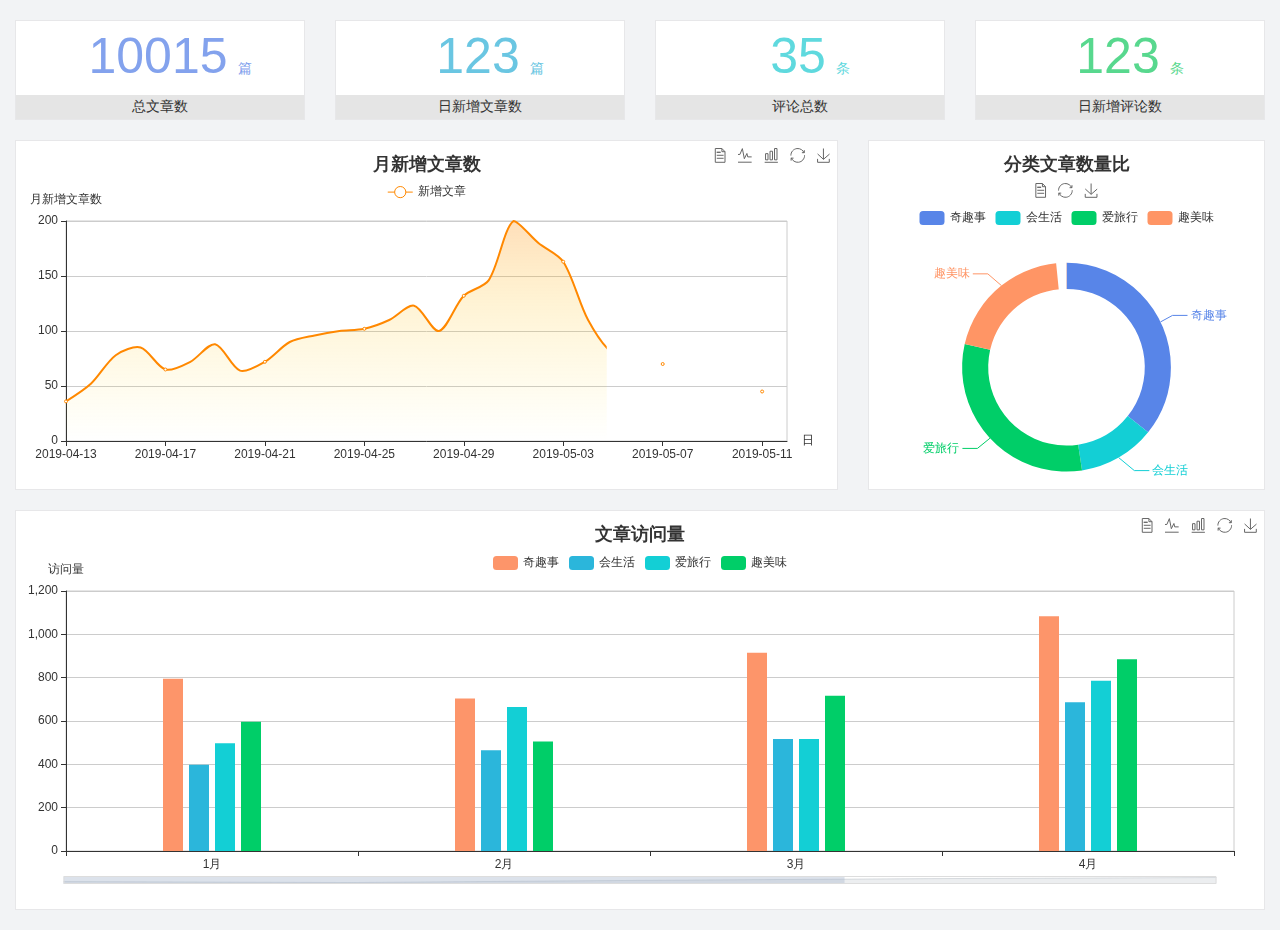
<file: home/dashboard.html>
<!DOCTYPE html>
<html lang="en">

<head>
  <meta charset="UTF-8">
  <meta name="viewport" content="width=device-width, initial-scale=1.0">
  <meta http-equiv="X-UA-Compatible" content="ie=edge">
  <title>图表统计</title>
  <link rel="stylesheet" href="../../assets/lib/bootstrap.css" />
  <link rel="stylesheet" href="../../assets/lib/main.css" />
  <script src="../../assets/lib/jquery.js"></script>
  <script type="text/javascript" src="../../assets/lib/echarts.min.js"></script>
</head>

<body>
  <div class="container-fluid">
    <div class="row spannel_list">
      <div class="col-sm-3 col-xs-6">
        <div class="spannel">
          <em>10015</em><span>篇</span>
          <b>总文章数</b>
        </div>
      </div>
      <div class="col-sm-3 col-xs-6">
        <div class="spannel scolor01">
          <em>123</em><span>篇</span>
          <b>日新增文章数</b>
        </div>
      </div>
      <div class="col-sm-3 col-xs-6">
        <div class="spannel scolor02">
          <em>35</em><span>条</span>
          <b>评论总数</b>
        </div>
      </div>
      <div class="col-sm-3 col-xs-6">
        <div class="spannel scolor03">
          <em>123</em><span>条</span>
          <b>日新增评论数</b>
        </div>
      </div>
    </div>
  </div>

  <div class="container-fluid">
    <div class="row curve-pie">
      <div class="col-lg-8 col-md-8">
        <div class="gragh_pannel" id="curve_show"></div>
      </div>
      <div class="col-lg-4 col-md-4">
        <div class="gragh_pannel" id="pie_show"></div>
      </div>
    </div>
  </div>

  <div class="container-fluid">
    <div class="column_pannel" id="column_show"></div>
  </div>

  <script>
    var oChart = echarts.init(document.getElementById('curve_show'));
    var aList_all = [
      { 'count': 36, 'date': '2019-04-13' },
      { 'count': 52, 'date': '2019-04-14' },
      { 'count': 78, 'date': '2019-04-15' },
      { 'count': 85, 'date': '2019-04-16' },
      { 'count': 65, 'date': '2019-04-17' },
      { 'count': 72, 'date': '2019-04-18' },
      { 'count': 88, 'date': '2019-04-19' },
      { 'count': 64, 'date': '2019-04-20' },
      { 'count': 72, 'date': '2019-04-21' },
      { 'count': 90, 'date': '2019-04-22' },
      { 'count': 96, 'date': '2019-04-23' },
      { 'count': 100, 'date': '2019-04-24' },
      { 'count': 102, 'date': '2019-04-25' },
      { 'count': 110, 'date': '2019-04-26' },
      { 'count': 123, 'date': '2019-04-27' },
      { 'count': 100, 'date': '2019-04-28' },
      { 'count': 132, 'date': '2019-04-29' },
      { 'count': 146, 'date': '2019-04-30' },
      { 'count': 200, 'date': '2019-05-01' },
      { 'count': 180, 'date': '2019-05-02' },
      { 'count': 163, 'date': '2019-05-03' },
      { 'count': 110, 'date': '2019-05-04' },
      { 'count': 80, 'date': '2019-05-05' },
      { 'count': 82, 'date': '2019-05-06' },
      { 'count': 70, 'date': '2019-05-07' },
      { 'count': 65, 'date': '2019-05-08' },
      { 'count': 54, 'date': '2019-05-09' },
      { 'count': 40, 'date': '2019-05-10' },
      { 'count': 45, 'date': '2019-05-11' },
      { 'count': 38, 'date': '2019-05-12' },
    ];

    let aCount = [];
    let aDate = [];

    for (var i = 0; i < aList_all.length; i++) {
      aCount.push(aList_all[i].count);
      aDate.push(aList_all[i].date);
    }

    var chartopt = {
      title: {
        text: '月新增文章数',
        left: 'center',
        top: '10'
      },
      tooltip: {
        trigger: 'axis'
      },
      legend: {
        data: ['新增文章'],
        top: '40'
      },
      toolbox: {
        show: true,
        feature: {
          mark: { show: true },
          dataView: { show: true, readOnly: false },
          magicType: { show: true, type: ['line', 'bar'] },
          restore: { show: true },
          saveAsImage: { show: true }
        }
      },
      calculable: true,
      xAxis: [
        {
          name: '日',
          type: 'category',
          boundaryGap: false,
          data: aDate
        }
      ],
      yAxis: [
        {
          name: '月新增文章数',
          type: 'value'
        }
      ],
      series: [
        {
          name: '新增文章',
          type: 'line',
          smooth: true,
          itemStyle: { normal: { areaStyle: { type: 'default' }, color: '#f80' }, lineStyle: { color: '#f80' } },
          data: aCount
        }],
      areaStyle: {
        normal: {
          color: new echarts.graphic.LinearGradient(0, 0, 0, 1, [{
            offset: 0,
            color: 'rgba(255,136,0,0.39)'
          }, {
            offset: .34,
            color: 'rgba(255,180,0,0.25)'
          }, {
            offset: 1,
            color: 'rgba(255,222,0,0.00)'
          }])

        }
      },
      grid: {
        show: true,
        x: 50,
        x2: 50,
        y: 80,
        height: 220
      }
    };

    oChart.setOption(chartopt);


    var oPie = echarts.init(document.getElementById('pie_show'));
    var oPieopt =
    {
      title: {
        top: 10,
        text: '分类文章数量比',
        x: 'center'
      },
      tooltip: {
        trigger: 'item',
        formatter: "{a} <br/>{b} : {c} ({d}%)"
      },
      color: ['#5885e8', '#13cfd5', '#00ce68', '#ff9565'],
      legend: {
        x: 'center',
        top: 65,
        data: ['奇趣事', '会生活', '爱旅行', '趣美味']
      },
      toolbox: {
        show: true,
        x: 'center',
        top: 35,
        feature: {
          mark: { show: true },
          dataView: { show: true, readOnly: false },
          magicType: {
            show: true,
            type: ['pie', 'funnel'],
            option: {
              funnel: {
                x: '25%',
                width: '50%',
                funnelAlign: 'left',
                max: 1548
              }
            }
          },
          restore: { show: true },
          saveAsImage: { show: true }
        }
      },
      calculable: true,
      series: [
        {
          name: '访问来源',
          type: 'pie',
          radius: ['45%', '60%'],
          center: ['50%', '65%'],
          data: [
            { value: 300, name: '奇趣事' },
            { value: 100, name: '会生活' },
            { value: 260, name: '爱旅行' },
            { value: 180, name: '趣美味' }
          ]
        }
      ]
    };
    oPie.setOption(oPieopt);



    var oColumn = this.echarts.init(document.getElementById('column_show'));
    var oColumnopt =
    {
      title: {
        text: '文章访问量',
        left: 'center',
        top: '10'
      },
      tooltip: {
        trigger: 'axis'
      },
      legend: {
        data: ['奇趣事', '会生活', '爱旅行', '趣美味'],
        top: '40'
      },
      toolbox: {
        show: true,
        feature: {
          mark: { show: true },
          dataView: { show: true, readOnly: false },
          magicType: { show: true, type: ['line', 'bar'] },
          restore: { show: true },
          saveAsImage: { show: true }
        }
      },
      calculable: true,
      xAxis: [
        {
          type: 'category',
          data: ['1月', '2月', '3月', '4月', '5月']
        }
      ],
      yAxis: [
        {
          name: '访问量',
          type: 'value'
        }
      ],
      series: [
        {
          name: '奇趣事',
          type: 'bar',
          barWidth: 20,
          itemStyle: {
            normal: { areaStyle: { type: 'default' }, color: '#fd956a' }
          },
          data: [800, 708, 920, 1090, 1200]
        },
        {
          name: '会生活',
          type: 'bar',
          barWidth: 20,
          itemStyle: {
            normal: { areaStyle: { type: 'default' }, color: '#2bb6db' }
          },
          data: [400, 468, 520, 690, 800]
        },
        {
          name: '爱旅行',
          type: 'bar',
          barWidth: 20,
          itemStyle: {
            normal: { areaStyle: { type: 'default' }, color: '#13cfd5' }
          },
          data: [500, 668, 520, 790, 900]
        },
        {
          name: '趣美味',
          type: 'bar',
          barWidth: 20,
          itemStyle: {
            normal: { areaStyle: { type: 'default' }, color: '#00ce68' }
          },
          data: [600, 508, 720, 890, 1000]
        }
      ],
      grid: {
        show: true,
        x: 50,
        x2: 30,
        y: 80,
        height: 260
      },
      dataZoom: [//给x轴设置滚动条
        {
          start: 0,//默认为0
          end: 100 - 1000 / 31,//默认为100
          type: 'slider',
          show: true,
          xAxisIndex: [0],
          handleSize: 0,//滑动条的 左右2个滑动条的大小
          height: 8,//组件高度
          left: 45, //左边的距离
          right: 50,//右边的距离
          bottom: 26,//右边的距离
          handleColor: '#ddd',//h滑动图标的颜色
          handleStyle: {
            borderColor: "#cacaca",
            borderWidth: "1",
            shadowBlur: 2,
            background: "#ddd",
            shadowColor: "#ddd",
          }
        }]
    };
    oColumn.setOption(oColumnopt);
  </script>
</body>

</html>
</file>
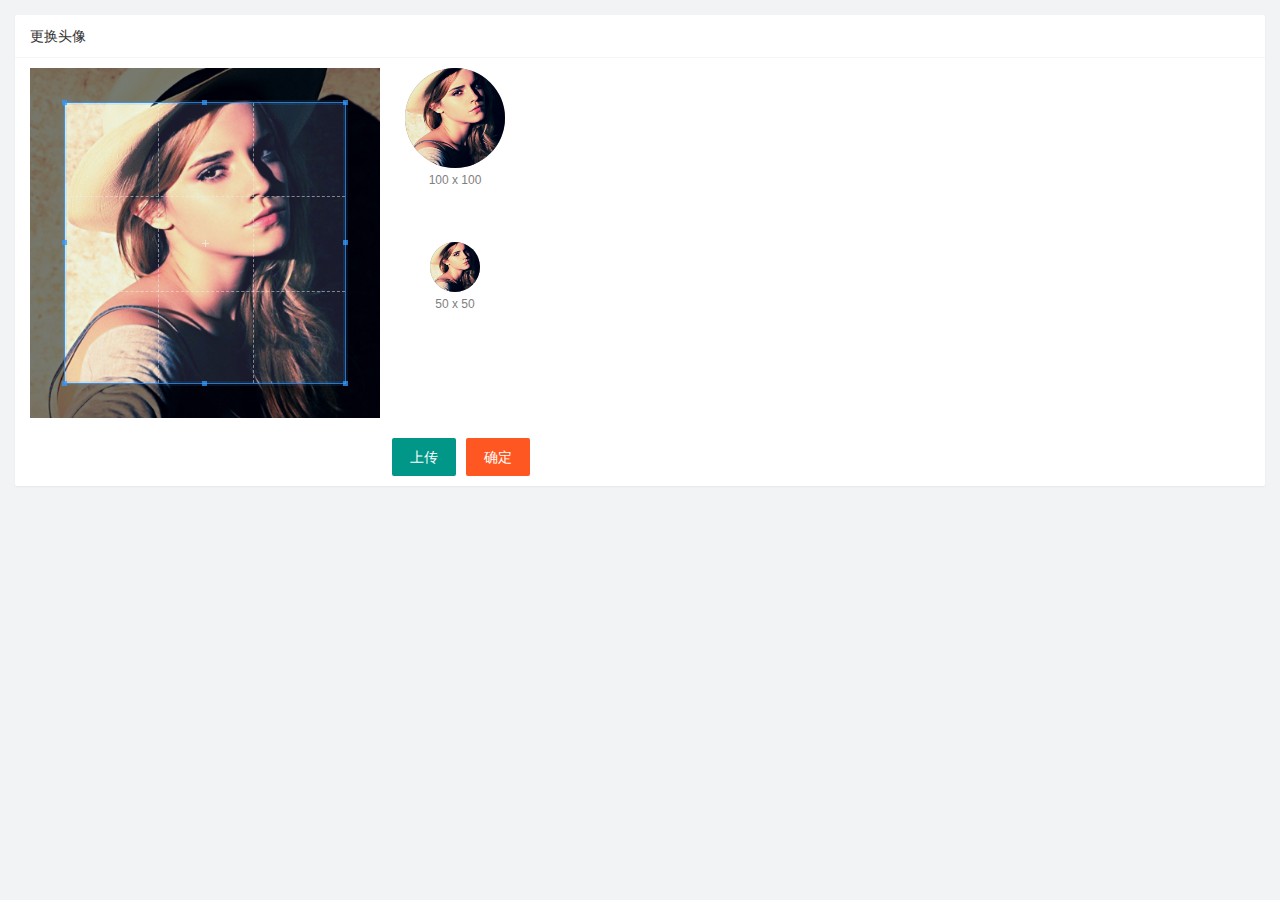
<file: user/user_avatar.html>
<!DOCTYPE html>
<html lang="en">

<head>
    <meta charset="UTF-8">
    <meta http-equiv="X-UA-Compatible" content="IE=edge">
    <meta name="viewport" content="width=device-width, initial-scale=1.0">
    <title>Document</title>
    <link rel="stylesheet" href="/assets/lib/layui/css/layui.css">
    <link rel="stylesheet" href="/assets/lib/cropper/cropper.css" />
    <link rel="stylesheet" href="/assets/css/user/user_avatar.css">
</head>

<body>
    <!-- 卡片区域 -->
    <div class="layui-card">
        <div class="layui-card-header">更换头像</div>
        <div class="layui-card-body">
            <!-- 第一行的图片裁剪和预览区域 -->
            <div class="row1">
                <!-- 图片裁剪区域 -->
                <div class="cropper-box">
                    <!-- 这个 img 标签很重要，将来会把它初始化为裁剪区域 -->
                    <img id="image" src="/assets/images/sample.jpg" />
                </div>
                <!-- 图片的预览区域 -->
                <div class="preview-box">
                    <div>
                        <!-- 宽高为 100px 的预览区域 -->
                        <div class="img-preview w100"></div>
                        <p class="size">100 x 100</p>
                    </div>
                    <div>
                        <!-- 宽高为 50px 的预览区域 -->
                        <div class="img-preview w50"></div>
                        <p class="size">50 x 50</p>
                    </div>
                </div>
            </div>
            <!-- 第二行的按钮区域 -->
            <div class="row2">
                <input type="file" id="file" accept="image/png,image/jpeg">
                <button type="button" class="layui-btn" id="btnChooseImage">上传</button>
                <button type="button" class="layui-btn layui-btn-danger" id="btnUpload">确定</button>
            </div>
        </div>
    </div>
    <script src="/assets/lib/layui/layui.all.js"></script>
    <script src="/assets/lib/jquery.js"></script>
    <script src="/assets/lib/cropper/Cropper.js"></script>
    <script src="/assets/lib/cropper/jquery-cropper.js"></script>
    <script src="/assets/js/baseAPI.js"></script>
    <script src="/assets/js/user/user_avatar.js"></script>


</body>

</html>
</file>
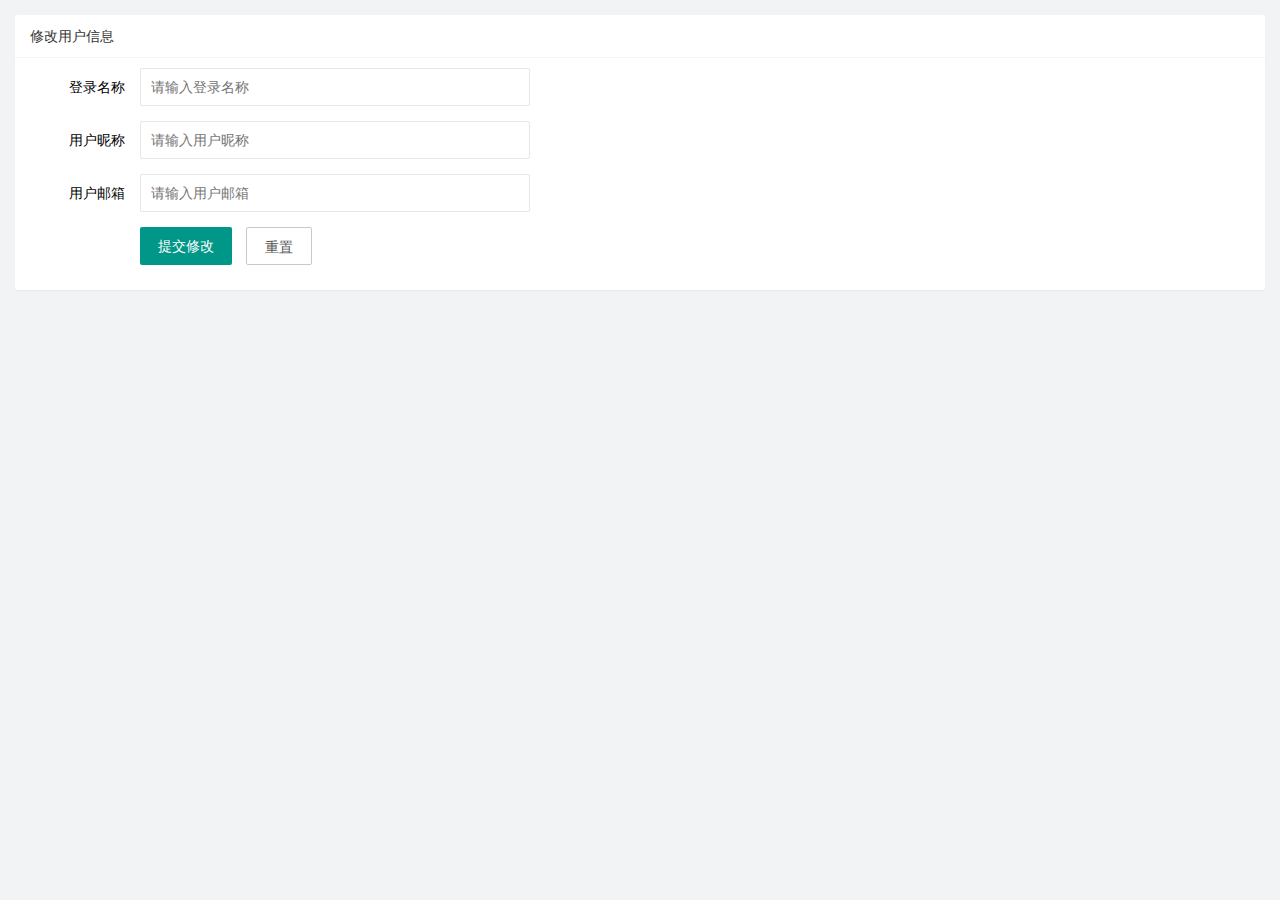
<file: user/user_info.html>
<!DOCTYPE html>
<html lang="en">

<head>
    <meta charset="UTF-8">
    <meta http-equiv="X-UA-Compatible" content="IE=edge">
    <meta name="viewport" content="width=device-width, initial-scale=1.0">
    <title>Document</title>

    <!-- 导入layui样式表 -->
    <link rel="stylesheet" href="/assets/lib/layui/css/layui.css">

    <!-- 导入自己的样式表 -->
    <link rel="stylesheet" href="/assets/css/user/user_info.css">

</head>

<body>
    <!-- 卡片区域 -->
    <div class="layui-card">
        <div class="layui-card-header">修改用户信息</div>
        <div class="layui-card-body">
            <!-- form表单区域 -->
            <form class="layui-form" lay-filter="formUserInfo">
                <!-- 这是隐藏域 -->
                <input type="hidden" name="id" value="" />
                <div class="layui-form-item">
                    <label class="layui-form-label">登录名称</label>
                    <div class="layui-input-block">
                        <input type="text" name="username" required lay-verify="required" placeholder="请输入登录名称"
                            autocomplete="off" class="layui-input" readonly>
                    </div>
                </div>
                <div class="layui-form-item">
                    <label class="layui-form-label">用户昵称</label>
                    <div class="layui-input-block">
                        <input type="text" name=" nickname" required lay-verify="required|nickname"
                            placeholder="请输入用户昵称" autocomplete="off" class="layui-input">
                    </div>
                </div>
                <div class="layui-form-item">
                    <label class="layui-form-label">用户邮箱</label>
                    <div class="layui-input-block">
                        <input type="text" name="email" required lay-verify="required|email" placeholder="请输入用户邮箱"
                            autocomplete="off" class="layui-input">
                    </div>
                </div>

                <div class="layui-form-item">
                    <div class="layui-input-block">
                        <button class="layui-btn" lay-submit lay-filter="formDemo">提交修改</button>
                        <button type="reset" class="layui-btn layui-btn-primary" id="btnReset">重置</button>
                    </div>
                </div>
            </form>
        </div>
    </div>
    <!-- 导入layui的js -->
    <script src="/assets/lib/layui/layui.all.js"></script>

    <!-- 导入jQuery -->
    <script src="/assets/lib/jquery.js"></script>

    <!-- 导入baseAPI -->
    <script src="/assets/js/baseAPI.js"></script>

    <!-- 导入自己的JS文件 -->
    <script src="/assets/js/user/user_info.js"></script>
</body>

</html>
</file>
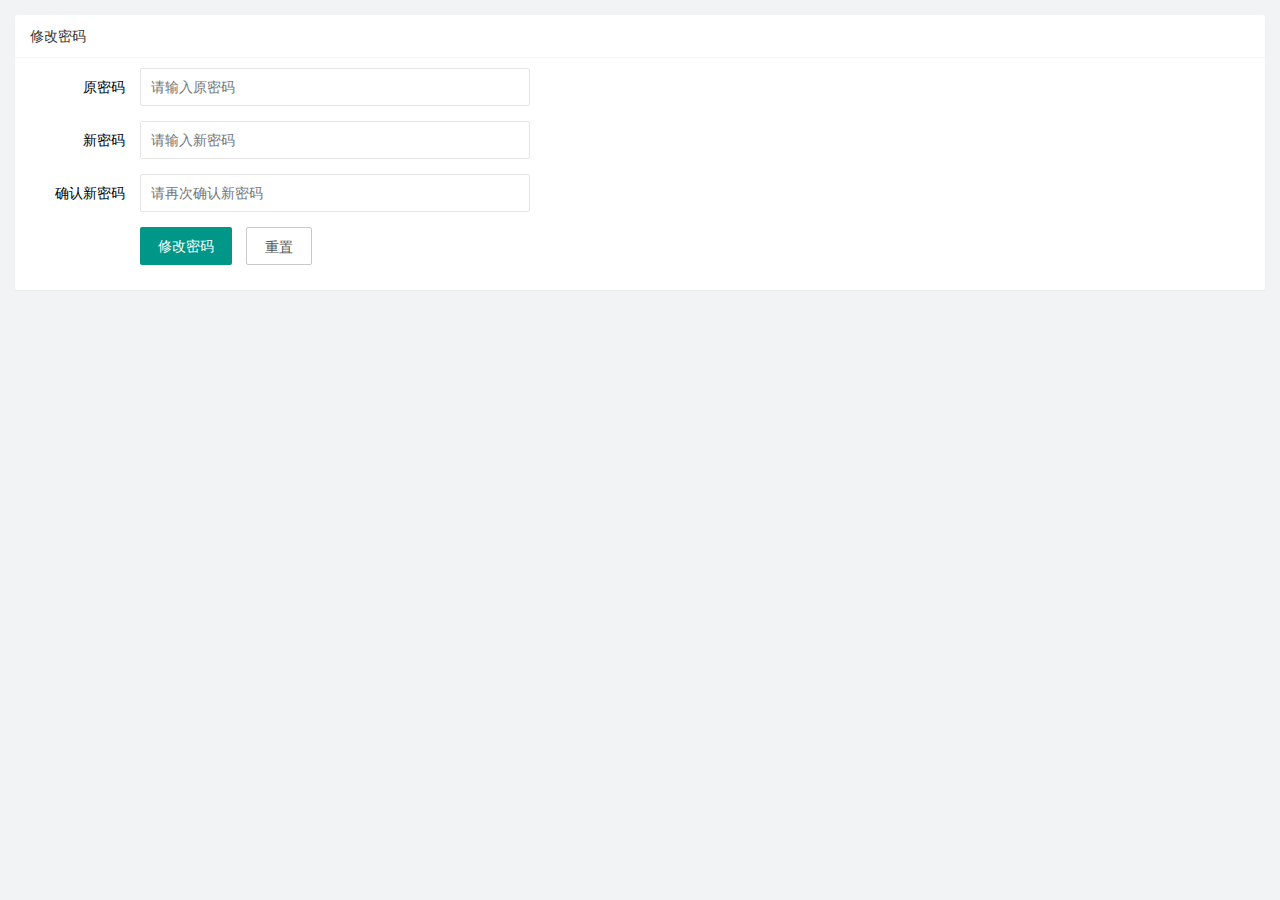
<file: user/user_pwd.html>
<!DOCTYPE html>
<html lang="en">

<head>
    <meta charset="UTF-8">
    <meta http-equiv="X-UA-Compatible" content="IE=edge">
    <meta name="viewport" content="width=device-width, initial-scale=1.0">
    <title>Document</title>
    <link rel="stylesheet" href="/assets/lib/layui/css/layui.css">
    <link rel="stylesheet" href="/assets/css/user/user_pwd.css">
</head>

<body>
    <!-- 卡片区域 -->
    <div class="layui-card">
        <div class="layui-card-header">修改密码</div>
        <div class="layui-card-body">
            <form class="layui-form">
                <div class="layui-form-item">
                    <label class="layui-form-label">原密码</label>
                    <div class="layui-input-block">
                        <input type="password" name="oldPwd" required lay-verify="required|pwd" placeholder="请输入原密码"
                            autocomplete="off" class="layui-input">
                    </div>
                </div>
                <div class="layui-form-item">
                    <label class="layui-form-label">新密码</label>
                    <div class="layui-input-block">
                        <input type="password" name="newPwd" required lay-verify="required|pwd|samePwd"
                            placeholder="请输入新密码" autocomplete="off" class="layui-input">
                    </div>
                </div>
                <div class="layui-form-item">
                    <label class="layui-form-label">确认新密码</label>
                    <div class="layui-input-block">
                        <input type="password" name="rePwd" required lay-verify="required|pwd|rePwd"
                            placeholder="请再次确认新密码" autocomplete="off" class="layui-input">
                    </div>
                </div>
                <div class="layui-form-item">
                    <div class="layui-input-block">
                        <button class="layui-btn" lay-submit lay-filter="formDemo">修改密码</button>
                        <button type="reset" class="layui-btn layui-btn-primary">重置</button>
                    </div>
                </div>
            </form>
        </div>
    </div>
    <!-- 导入layui的js -->
    <script src="/assets/lib/layui/layui.all.js"></script>

    <!-- 导入jQuery -->
    <script src="/assets/lib/jquery.js"></script>

    <!-- 导入baseAPI -->
    <script src="/assets/js/baseAPI.js"></script>

    <!-- 导入自己的js -->
    <script src="/assets/js/user/user_pwd.js"></script>

</body>

</html>
</file>
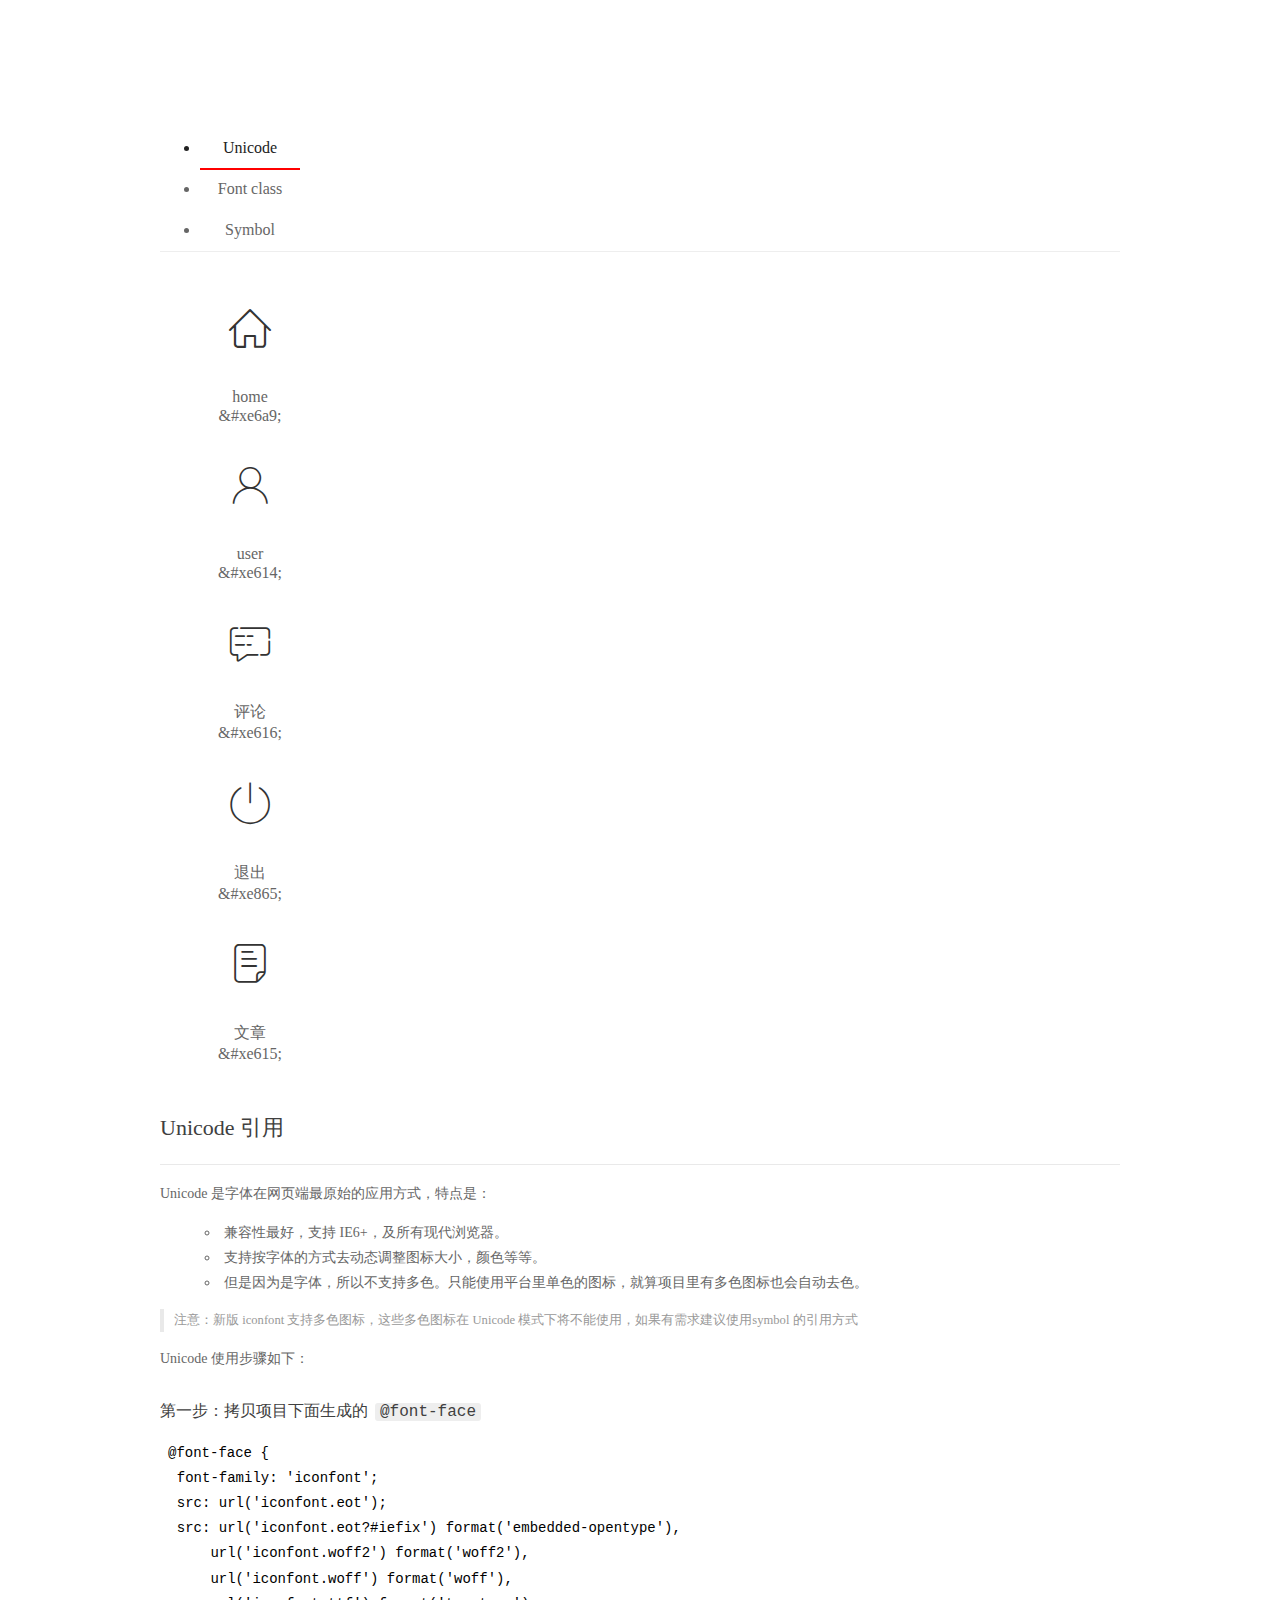
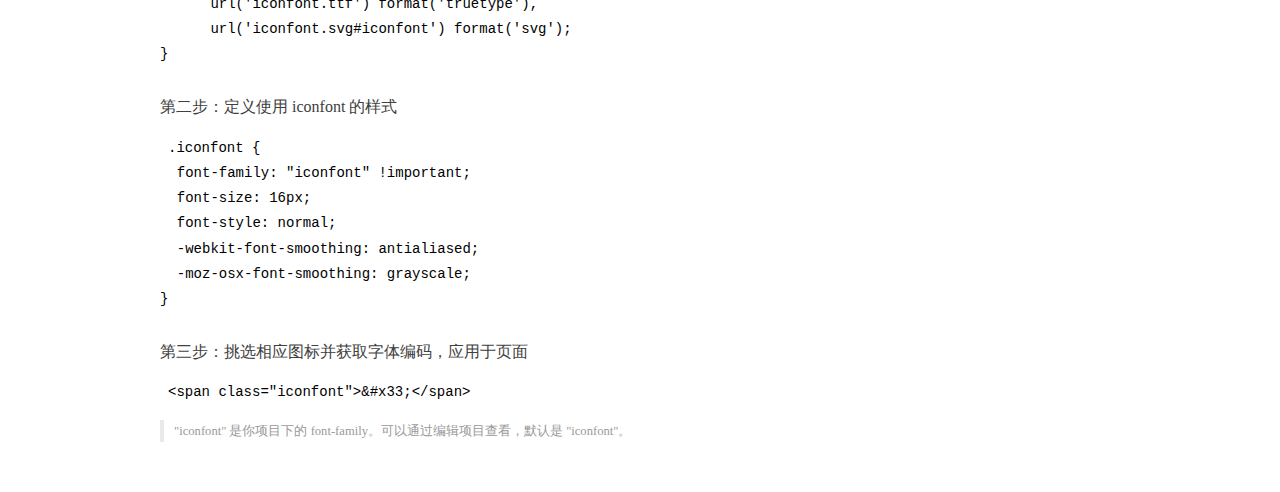
<file: assets/fonts/demo_index.html>
<!DOCTYPE html>
<html>
<head>
  <meta charset="utf-8"/>
  <title>IconFont Demo</title>
  <link rel="shortcut icon" href="https://gtms04.alicdn.com/tps/i4/TB1_oz6GVXXXXaFXpXXJDFnIXXX-64-64.ico" type="image/x-icon"/>
  <link rel="stylesheet" href="https://g.alicdn.com/thx/cube/1.3.2/cube.min.css">
  <link rel="stylesheet" href="demo.css">
  <link rel="stylesheet" href="iconfont.css">
  <script src="iconfont.js"></script>
  <!-- jQuery -->
  <script src="https://a1.alicdn.com/oss/uploads/2018/12/26/7bfddb60-08e8-11e9-9b04-53e73bb6408b.js"></script>
  <!-- 代码高亮 -->
  <script src="https://a1.alicdn.com/oss/uploads/2018/12/26/a3f714d0-08e6-11e9-8a15-ebf944d7534c.js"></script>
</head>
<body>
  <div class="main">
    <h1 class="logo"><a href="https://www.iconfont.cn/" title="iconfont 首页" target="_blank">&#xe86b;</a></h1>
    <div class="nav-tabs">
      <ul id="tabs" class="dib-box">
        <li class="dib active"><span>Unicode</span></li>
        <li class="dib"><span>Font class</span></li>
        <li class="dib"><span>Symbol</span></li>
      </ul>
      
    </div>
    <div class="tab-container">
      <div class="content unicode" style="display: block;">
          <ul class="icon_lists dib-box">
          
            <li class="dib">
              <span class="icon iconfont">&#xe6a9;</span>
                <div class="name">home</div>
                <div class="code-name">&amp;#xe6a9;</div>
              </li>
          
            <li class="dib">
              <span class="icon iconfont">&#xe614;</span>
                <div class="name">user</div>
                <div class="code-name">&amp;#xe614;</div>
              </li>
          
            <li class="dib">
              <span class="icon iconfont">&#xe616;</span>
                <div class="name">评论</div>
                <div class="code-name">&amp;#xe616;</div>
              </li>
          
            <li class="dib">
              <span class="icon iconfont">&#xe865;</span>
                <div class="name">退出</div>
                <div class="code-name">&amp;#xe865;</div>
              </li>
          
            <li class="dib">
              <span class="icon iconfont">&#xe615;</span>
                <div class="name">文章</div>
                <div class="code-name">&amp;#xe615;</div>
              </li>
          
          </ul>
          <div class="article markdown">
          <h2 id="unicode-">Unicode 引用</h2>
          <hr>

          <p>Unicode 是字体在网页端最原始的应用方式，特点是：</p>
          <ul>
            <li>兼容性最好，支持 IE6+，及所有现代浏览器。</li>
            <li>支持按字体的方式去动态调整图标大小，颜色等等。</li>
            <li>但是因为是字体，所以不支持多色。只能使用平台里单色的图标，就算项目里有多色图标也会自动去色。</li>
          </ul>
          <blockquote>
            <p>注意：新版 iconfont 支持多色图标，这些多色图标在 Unicode 模式下将不能使用，如果有需求建议使用symbol 的引用方式</p>
          </blockquote>
          <p>Unicode 使用步骤如下：</p>
          <h3 id="-font-face">第一步：拷贝项目下面生成的 <code>@font-face</code></h3>
<pre><code class="language-css"
>@font-face {
  font-family: 'iconfont';
  src: url('iconfont.eot');
  src: url('iconfont.eot?#iefix') format('embedded-opentype'),
      url('iconfont.woff2') format('woff2'),
      url('iconfont.woff') format('woff'),
      url('iconfont.ttf') format('truetype'),
      url('iconfont.svg#iconfont') format('svg');
}
</code></pre>
          <h3 id="-iconfont-">第二步：定义使用 iconfont 的样式</h3>
<pre><code class="language-css"
>.iconfont {
  font-family: "iconfont" !important;
  font-size: 16px;
  font-style: normal;
  -webkit-font-smoothing: antialiased;
  -moz-osx-font-smoothing: grayscale;
}
</code></pre>
          <h3 id="-">第三步：挑选相应图标并获取字体编码，应用于页面</h3>
<pre>
<code class="language-html"
>&lt;span class="iconfont"&gt;&amp;#x33;&lt;/span&gt;
</code></pre>
          <blockquote>
            <p>"iconfont" 是你项目下的 font-family。可以通过编辑项目查看，默认是 "iconfont"。</p>
          </blockquote>
          </div>
      </div>
      <div class="content font-class">
        <ul class="icon_lists dib-box">
          
          <li class="dib">
            <span class="icon iconfont icon-home"></span>
            <div class="name">
              home
            </div>
            <div class="code-name">.icon-home
            </div>
          </li>
          
          <li class="dib">
            <span class="icon iconfont icon-user"></span>
            <div class="name">
              user
            </div>
            <div class="code-name">.icon-user
            </div>
          </li>
          
          <li class="dib">
            <span class="icon iconfont icon-pinglun"></span>
            <div class="name">
              评论
            </div>
            <div class="code-name">.icon-pinglun
            </div>
          </li>
          
          <li class="dib">
            <span class="icon iconfont icon-tuichu"></span>
            <div class="name">
              退出
            </div>
            <div class="code-name">.icon-tuichu
            </div>
          </li>
          
          <li class="dib">
            <span class="icon iconfont icon-16"></span>
            <div class="name">
              文章
            </div>
            <div class="code-name">.icon-16
            </div>
          </li>
          
        </ul>
        <div class="article markdown">
        <h2 id="font-class-">font-class 引用</h2>
        <hr>

        <p>font-class 是 Unicode 使用方式的一种变种，主要是解决 Unicode 书写不直观，语意不明确的问题。</p>
        <p>与 Unicode 使用方式相比，具有如下特点：</p>
        <ul>
          <li>兼容性良好，支持 IE8+，及所有现代浏览器。</li>
          <li>相比于 Unicode 语意明确，书写更直观。可以很容易分辨这个 icon 是什么。</li>
          <li>因为使用 class 来定义图标，所以当要替换图标时，只需要修改 class 里面的 Unicode 引用。</li>
          <li>不过因为本质上还是使用的字体，所以多色图标还是不支持的。</li>
        </ul>
        <p>使用步骤如下：</p>
        <h3 id="-fontclass-">第一步：引入项目下面生成的 fontclass 代码：</h3>
<pre><code class="language-html">&lt;link rel="stylesheet" href="./iconfont.css"&gt;
</code></pre>
        <h3 id="-">第二步：挑选相应图标并获取类名，应用于页面：</h3>
<pre><code class="language-html">&lt;span class="iconfont icon-xxx"&gt;&lt;/span&gt;
</code></pre>
        <blockquote>
          <p>"
            iconfont" 是你项目下的 font-family。可以通过编辑项目查看，默认是 "iconfont"。</p>
        </blockquote>
      </div>
      </div>
      <div class="content symbol">
          <ul class="icon_lists dib-box">
          
            <li class="dib">
                <svg class="icon svg-icon" aria-hidden="true">
                  <use xlink:href="#icon-home"></use>
                </svg>
                <div class="name">home</div>
                <div class="code-name">#icon-home</div>
            </li>
          
            <li class="dib">
                <svg class="icon svg-icon" aria-hidden="true">
                  <use xlink:href="#icon-user"></use>
                </svg>
                <div class="name">user</div>
                <div class="code-name">#icon-user</div>
            </li>
          
            <li class="dib">
                <svg class="icon svg-icon" aria-hidden="true">
                  <use xlink:href="#icon-pinglun"></use>
                </svg>
                <div class="name">评论</div>
                <div class="code-name">#icon-pinglun</div>
            </li>
          
            <li class="dib">
                <svg class="icon svg-icon" aria-hidden="true">
                  <use xlink:href="#icon-tuichu"></use>
                </svg>
                <div class="name">退出</div>
                <div class="code-name">#icon-tuichu</div>
            </li>
          
            <li class="dib">
                <svg class="icon svg-icon" aria-hidden="true">
                  <use xlink:href="#icon-16"></use>
                </svg>
                <div class="name">文章</div>
                <div class="code-name">#icon-16</div>
            </li>
          
          </ul>
          <div class="article markdown">
          <h2 id="symbol-">Symbol 引用</h2>
          <hr>

          <p>这是一种全新的使用方式，应该说这才是未来的主流，也是平台目前推荐的用法。相关介绍可以参考这篇<a href="">文章</a>
            这种用法其实是做了一个 SVG 的集合，与另外两种相比具有如下特点：</p>
          <ul>
            <li>支持多色图标了，不再受单色限制。</li>
            <li>通过一些技巧，支持像字体那样，通过 <code>font-size</code>, <code>color</code> 来调整样式。</li>
            <li>兼容性较差，支持 IE9+，及现代浏览器。</li>
            <li>浏览器渲染 SVG 的性能一般，还不如 png。</li>
          </ul>
          <p>使用步骤如下：</p>
          <h3 id="-symbol-">第一步：引入项目下面生成的 symbol 代码：</h3>
<pre><code class="language-html">&lt;script src="./iconfont.js"&gt;&lt;/script&gt;
</code></pre>
          <h3 id="-css-">第二步：加入通用 CSS 代码（引入一次就行）：</h3>
<pre><code class="language-html">&lt;style&gt;
.icon {
  width: 1em;
  height: 1em;
  vertical-align: -0.15em;
  fill: currentColor;
  overflow: hidden;
}
&lt;/style&gt;
</code></pre>
          <h3 id="-">第三步：挑选相应图标并获取类名，应用于页面：</h3>
<pre><code class="language-html">&lt;svg class="icon" aria-hidden="true"&gt;
  &lt;use xlink:href="#icon-xxx"&gt;&lt;/use&gt;
&lt;/svg&gt;
</code></pre>
          </div>
      </div>

    </div>
  </div>
  <script>
  $(document).ready(function () {
      $('.tab-container .content:first').show()

      $('#tabs li').click(function (e) {
        var tabContent = $('.tab-container .content')
        var index = $(this).index()

        if ($(this).hasClass('active')) {
          return
        } else {
          $('#tabs li').removeClass('active')
          $(this).addClass('active')

          tabContent.hide().eq(index).fadeIn()
        }
      })
    })
  </script>
</body>
</html>
</file>
<file: assets/lib/main.css>
body{
    font-family:'MicroSoft YaHei';
    background-color: #f2f3f5;
}
.main_wrap{
    position:fixed;
    width:100%;
    height:100%;
    left:0px;
    top:0px;
    background:url('../images/login_bg.jpg'); 
    background-size:100% 100%; 
  }
.header{
    width:1200px;
    overflow: hidden;
    margin:20px auto 0;
}
.heade .logo{
    float: left;
}
.header .copyright{
    float:right;
    font-size:12px;
    color:#fff;
    text-align:right;
    line-height:20px;
    margin-top:10px;
}
.login_form_con{
    position:absolute;
    left:50%;
    top:50%;
    margin-left:-200px;
    margin-top:-155px;
    width:400px;
    height:310px;
    background-color: #edeff0;
}

.login_form{
    position: relative;
}

.login_form .icon-user{
    position:absolute;
    font-size:16px;
    color:#999;
    left:46px;
    top:12px;
}
.login_form .icon-key{
    position:absolute;
    font-size:18px;
    color:#999;
    left:46px;
    top:78px;
}
.login_title{
    height:60px;
    background:url('../images/login_title.png') center center no-repeat #fff;
}
.input_txt,.input_pass,.input_sub{
    display:block;
    width:334px;
    height:37px;
    padding:0px;
    text-indent:40px;
    border:1px solid #ddd;
    margin:27px auto 0;
    outline:none;
}
.input_sub{
    margin-top:40px;
    height:42px;
    background-color: #19b9e7;
    text-indent:0px;
    font-size:18px;
    color:#fff;
    cursor: pointer;
}
.input_sub:hover{
    background-color: #08a0cc;
}

.sider{
    position:fixed;
    left:0;
    top:0;
    bottom:0;
    width:210px;
    background-color: #323745;
}
.sider .logo{
    display:block;
    height:56px;
    background-color: #242732;
    overflow: hidden;
}
.sider .logo img{
    display:block;
    margin:6px auto 0;
}
.user_info{
    height:79px;
    border-bottom:1px solid #5a5e6b;
}

.user_info img{
    float: left;
    width:40px;
    height:40px;
    border-radius:20px;
    margin:19px 0 0 30px;
}
.user_info span{
    float: left;
    width:120px;
    font-size:12px;
    color:#fff;
    margin:23px 0 0 20px;
}
.user_info b{
    float: left;
    width: 120px;
    font-weight:normal;
    font-size:12px;
    color:#adafb5;
    margin:2px 0 0 20px;
}

.menu .level01{
    height:50px;
    line-height:50px;
}
.menu .level01 a{
    display:block;
    height:50px;
    font-size:12px;
    color:#adafb5;
    overflow: hidden;
}
.menu .level01.active a{
    background-color: #1378f0;
    color:#fff;
}
.menu .level01.active i{
    color:#fff;
}

.menu .level01 a:hover{
    background-color: #1378f0;
    color:#fff;
}
.menu .level01 a:hover i{
    color:#fff;
}
.menu .level01 i{
    color:#61646f;
    font-size:22px;
    float: left;
    margin-left:26px;
}
.menu .level01 span{
    float: left;
    margin-left:10px;
}
.menu .level01 b{
    float: right;
    margin-right:20px;
    font-weight:normal;
    transform:rotate(90deg);
    transition:all 500ms ease;
}

.menu .level01 .rotate0{
    transform:rotate(0deg);
}

.menu .level02{
    background: #242732;
    display:none;
}


.menu .level02 li{
    height:40px;
    line-height:40px;
}
.menu .level02 li a{
    display:block;
    height:40px;
    font-size:12px;
    color:#adafb5;
    overflow: hidden;
}

.menu .level02 li a:hover{
    background-color: #1378f0;
    color:#fff;
}

.menu .level02 li i{
    font-size:12px;
    float: left;
    margin-left:60px;
}
.menu .level02 li span{
    font-size:12px;
    float: left;
    margin-left:5px;
}

.menu .level02 .active a{
    color:#ffae00;
}

.header_bar{
    position:fixed;
    left:210px;
    right:0;
    top:0;
    height:56px;
    background-color: #fff;
}

.main{
    position:fixed;
    left:210px;
    top:56px;
    right:0;
    bottom:0;
    background-color: #f2f3f5;
}

.search_form{
    width:218px;
    height:33px;
    border:1px solid #ddd;
    background-color: #f2f3f5;
    border-radius:16px;
    float: left;
    margin:12px 0 0 27px;
}

.search_form input{
    padding:0px;
    margin:0px;
    border:0px;
    float: left;
    background-color: #f2f3f5;
    font-size:12px;
    width:175px;
    height:31px;
    margin-left:12px;
    outline:none;
   
}

.search_form .icon-search{
    line-height:33px;
    cursor: pointer;
    font-size:18px;
    color:#abaebb;
}
.user_center_link{
    float:right;

}
.user_center_link a{
    line-height:56px;
    font-size:12px;
    color:#999;
    margin-right:15px;
}
.user_center_link a:hover{
    color:#ffae00
}

.user_center_link img{
    width:42px;
    height:42px;
    border-radius:32px;
    margin-right:10px;
}

.spannel_list{
    margin-top:20px;
}

.spannel{
	height:100px;
	overflow:hidden;
	text-align:center;
    position:relative;
    background-color: #fff;
    border:1px solid #e7e7e9;
    margin-bottom:20px;
}

.spannel em{
    font-style:normal;
	font-size:50px;
	line-height:50px;
	display:inline-block;
	margin:10px 0 0 20px;
	font-family:'Arial';
	color:#83a2ed;
}

.spannel span{
	font-size:14px;
	display:inline-block;
	color:#83a2ed;
	margin-left:10px;
}

.spannel b{
	position:absolute;
	left:0;
	bottom:0;
	width:100%;
	line-height:24px;
	background:#e5e5e5;
	color:#333;
	font-size:14px;
	font-weight:normal;
}

.scolor01 em,.scolor01 span{
	color:#6ac6e2;
}

.scolor02 em,.scolor02 span{
	color:#5fd9de;
}

.scolor03 em,.scolor03 span{
	color:#58d88e;
}


.gragh_pannel{
    height:350px;
    border:1px solid #e7e7e9;
    background-color: #fff!important; 
    margin-bottom:20px;  
}

.column_pannel{
    margin-bottom:20px;
    height:400px;
    border:1px solid #e7e7e9;
    background-color: #fff!important;   
}

.common_title{
    line-height:42px;
    background-color: #fbfbfb;
    border:1px solid #e7e7e9;
    margin-top:20px;
    text-indent: 15px;
    font-size:14px;
    color:#333;
}

.common_con{
    border:1px solid #e7e7e9;
    border-top:0px;
    background-color: #fff;
    padding-bottom:20px;
    margin-bottom:20px;
}
.opt_btns{
    margin-top:20px;
}

.mp20{
    margin-top:20px;
}

.pagination{   
   margin:0;
}

.article_form{
    margin-top:20px;
}

.form-group{
    margin-bottom:25px;
}

.form-group label{
    font-weight:normal;
    color:#666;
}

.icon-icondate{
    line-height:16px;
}

.user_pic{
    width:100px;
    height:100px;
    margin-bottom:10px;
}

.article_cover{
    width:200px;
    height:200px;
    margin-bottom:10px;
}
</file>
<file: assets/lib/layui/css/layui.css>
/** layui-v2.5.5 MIT License By https://www.layui.com */
 .layui-inline,img{display:inline-block;vertical-align:middle}h1,h2,h3,h4,h5,h6{font-weight:400}.layui-edge,.layui-header,.layui-inline,.layui-main{position:relative}.layui-body,.layui-edge,.layui-elip{overflow:hidden}.layui-btn,.layui-edge,.layui-inline,img{vertical-align:middle}.layui-btn,.layui-disabled,.layui-icon,.layui-unselect{-moz-user-select:none;-webkit-user-select:none;-ms-user-select:none}.layui-elip,.layui-form-checkbox span,.layui-form-pane .layui-form-label{text-overflow:ellipsis;white-space:nowrap}.layui-breadcrumb,.layui-tree-btnGroup{visibility:hidden}blockquote,body,button,dd,div,dl,dt,form,h1,h2,h3,h4,h5,h6,input,li,ol,p,pre,td,textarea,th,ul{margin:0;padding:0;-webkit-tap-highlight-color:rgba(0,0,0,0)}a:active,a:hover{outline:0}img{border:none}li{list-style:none}table{border-collapse:collapse;border-spacing:0}h4,h5,h6{font-size:100%}button,input,optgroup,option,select,textarea{font-family:inherit;font-size:inherit;font-style:inherit;font-weight:inherit;outline:0}pre{white-space:pre-wrap;white-space:-moz-pre-wrap;white-space:-pre-wrap;white-space:-o-pre-wrap;word-wrap:break-word}body{line-height:24px;font:14px Helvetica Neue,Helvetica,PingFang SC,Tahoma,Arial,sans-serif}hr{height:1px;margin:10px 0;border:0;clear:both}a{color:#333;text-decoration:none}a:hover{color:#777}a cite{font-style:normal;*cursor:pointer}.layui-border-box,.layui-border-box *{box-sizing:border-box}.layui-box,.layui-box *{box-sizing:content-box}.layui-clear{clear:both;*zoom:1}.layui-clear:after{content:'\20';clear:both;*zoom:1;display:block;height:0}.layui-inline{*display:inline;*zoom:1}.layui-edge{display:inline-block;width:0;height:0;border-width:6px;border-style:dashed;border-color:transparent}.layui-edge-top{top:-4px;border-bottom-color:#999;border-bottom-style:solid}.layui-edge-right{border-left-color:#999;border-left-style:solid}.layui-edge-bottom{top:2px;border-top-color:#999;border-top-style:solid}.layui-edge-left{border-right-color:#999;border-right-style:solid}.layui-disabled,.layui-disabled:hover{color:#d2d2d2!important;cursor:not-allowed!important}.layui-circle{border-radius:100%}.layui-show{display:block!important}.layui-hide{display:none!important}@font-face{font-family:layui-icon;src:url(../font/iconfont.eot?v=250);src:url(../font/iconfont.eot?v=250#iefix) format('embedded-opentype'),url(../font/iconfont.woff2?v=250) format('woff2'),url(../font/iconfont.woff?v=250) format('woff'),url(../font/iconfont.ttf?v=250) format('truetype'),url(../font/iconfont.svg?v=250#layui-icon) format('svg')}.layui-icon{font-family:layui-icon!important;font-size:16px;font-style:normal;-webkit-font-smoothing:antialiased;-moz-osx-font-smoothing:grayscale}.layui-icon-reply-fill:before{content:"\e611"}.layui-icon-set-fill:before{content:"\e614"}.layui-icon-menu-fill:before{content:"\e60f"}.layui-icon-search:before{content:"\e615"}.layui-icon-share:before{content:"\e641"}.layui-icon-set-sm:before{content:"\e620"}.layui-icon-engine:before{content:"\e628"}.layui-icon-close:before{content:"\1006"}.layui-icon-close-fill:before{content:"\1007"}.layui-icon-chart-screen:before{content:"\e629"}.layui-icon-star:before{content:"\e600"}.layui-icon-circle-dot:before{content:"\e617"}.layui-icon-chat:before{content:"\e606"}.layui-icon-release:before{content:"\e609"}.layui-icon-list:before{content:"\e60a"}.layui-icon-chart:before{content:"\e62c"}.layui-icon-ok-circle:before{content:"\1005"}.layui-icon-layim-theme:before{content:"\e61b"}.layui-icon-table:before{content:"\e62d"}.layui-icon-right:before{content:"\e602"}.layui-icon-left:before{content:"\e603"}.layui-icon-cart-simple:before{content:"\e698"}.layui-icon-face-cry:before{content:"\e69c"}.layui-icon-face-smile:before{content:"\e6af"}.layui-icon-survey:before{content:"\e6b2"}.layui-icon-tree:before{content:"\e62e"}.layui-icon-upload-circle:before{content:"\e62f"}.layui-icon-add-circle:before{content:"\e61f"}.layui-icon-download-circle:before{content:"\e601"}.layui-icon-templeate-1:before{content:"\e630"}.layui-icon-util:before{content:"\e631"}.layui-icon-face-surprised:before{content:"\e664"}.layui-icon-edit:before{content:"\e642"}.layui-icon-speaker:before{content:"\e645"}.layui-icon-down:before{content:"\e61a"}.layui-icon-file:before{content:"\e621"}.layui-icon-layouts:before{content:"\e632"}.layui-icon-rate-half:before{content:"\e6c9"}.layui-icon-add-circle-fine:before{content:"\e608"}.layui-icon-prev-circle:before{content:"\e633"}.layui-icon-read:before{content:"\e705"}.layui-icon-404:before{content:"\e61c"}.layui-icon-carousel:before{content:"\e634"}.layui-icon-help:before{content:"\e607"}.layui-icon-code-circle:before{content:"\e635"}.layui-icon-water:before{content:"\e636"}.layui-icon-username:before{content:"\e66f"}.layui-icon-find-fill:before{content:"\e670"}.layui-icon-about:before{content:"\e60b"}.layui-icon-location:before{content:"\e715"}.layui-icon-up:before{content:"\e619"}.layui-icon-pause:before{content:"\e651"}.layui-icon-date:before{content:"\e637"}.layui-icon-layim-uploadfile:before{content:"\e61d"}.layui-icon-delete:before{content:"\e640"}.layui-icon-play:before{content:"\e652"}.layui-icon-top:before{content:"\e604"}.layui-icon-friends:before{content:"\e612"}.layui-icon-refresh-3:before{content:"\e9aa"}.layui-icon-ok:before{content:"\e605"}.layui-icon-layer:before{content:"\e638"}.layui-icon-face-smile-fine:before{content:"\e60c"}.layui-icon-dollar:before{content:"\e659"}.layui-icon-group:before{content:"\e613"}.layui-icon-layim-download:before{content:"\e61e"}.layui-icon-picture-fine:before{content:"\e60d"}.layui-icon-link:before{content:"\e64c"}.layui-icon-diamond:before{content:"\e735"}.layui-icon-log:before{content:"\e60e"}.layui-icon-rate-solid:before{content:"\e67a"}.layui-icon-fonts-del:before{content:"\e64f"}.layui-icon-unlink:before{content:"\e64d"}.layui-icon-fonts-clear:before{content:"\e639"}.layui-icon-triangle-r:before{content:"\e623"}.layui-icon-circle:before{content:"\e63f"}.layui-icon-radio:before{content:"\e643"}.layui-icon-align-center:before{content:"\e647"}.layui-icon-align-right:before{content:"\e648"}.layui-icon-align-left:before{content:"\e649"}.layui-icon-loading-1:before{content:"\e63e"}.layui-icon-return:before{content:"\e65c"}.layui-icon-fonts-strong:before{content:"\e62b"}.layui-icon-upload:before{content:"\e67c"}.layui-icon-dialogue:before{content:"\e63a"}.layui-icon-video:before{content:"\e6ed"}.layui-icon-headset:before{content:"\e6fc"}.layui-icon-cellphone-fine:before{content:"\e63b"}.layui-icon-add-1:before{content:"\e654"}.layui-icon-face-smile-b:before{content:"\e650"}.layui-icon-fonts-html:before{content:"\e64b"}.layui-icon-form:before{content:"\e63c"}.layui-icon-cart:before{content:"\e657"}.layui-icon-camera-fill:before{content:"\e65d"}.layui-icon-tabs:before{content:"\e62a"}.layui-icon-fonts-code:before{content:"\e64e"}.layui-icon-fire:before{content:"\e756"}.layui-icon-set:before{content:"\e716"}.layui-icon-fonts-u:before{content:"\e646"}.layui-icon-triangle-d:before{content:"\e625"}.layui-icon-tips:before{content:"\e702"}.layui-icon-picture:before{content:"\e64a"}.layui-icon-more-vertical:before{content:"\e671"}.layui-icon-flag:before{content:"\e66c"}.layui-icon-loading:before{content:"\e63d"}.layui-icon-fonts-i:before{content:"\e644"}.layui-icon-refresh-1:before{content:"\e666"}.layui-icon-rmb:before{content:"\e65e"}.layui-icon-home:before{content:"\e68e"}.layui-icon-user:before{content:"\e770"}.layui-icon-notice:before{content:"\e667"}.layui-icon-login-weibo:before{content:"\e675"}.layui-icon-voice:before{content:"\e688"}.layui-icon-upload-drag:before{content:"\e681"}.layui-icon-login-qq:before{content:"\e676"}.layui-icon-snowflake:before{content:"\e6b1"}.layui-icon-file-b:before{content:"\e655"}.layui-icon-template:before{content:"\e663"}.layui-icon-auz:before{content:"\e672"}.layui-icon-console:before{content:"\e665"}.layui-icon-app:before{content:"\e653"}.layui-icon-prev:before{content:"\e65a"}.layui-icon-website:before{content:"\e7ae"}.layui-icon-next:before{content:"\e65b"}.layui-icon-component:before{content:"\e857"}.layui-icon-more:before{content:"\e65f"}.layui-icon-login-wechat:before{content:"\e677"}.layui-icon-shrink-right:before{content:"\e668"}.layui-icon-spread-left:before{content:"\e66b"}.layui-icon-camera:before{content:"\e660"}.layui-icon-note:before{content:"\e66e"}.layui-icon-refresh:before{content:"\e669"}.layui-icon-female:before{content:"\e661"}.layui-icon-male:before{content:"\e662"}.layui-icon-password:before{content:"\e673"}.layui-icon-senior:before{content:"\e674"}.layui-icon-theme:before{content:"\e66a"}.layui-icon-tread:before{content:"\e6c5"}.layui-icon-praise:before{content:"\e6c6"}.layui-icon-star-fill:before{content:"\e658"}.layui-icon-rate:before{content:"\e67b"}.layui-icon-template-1:before{content:"\e656"}.layui-icon-vercode:before{content:"\e679"}.layui-icon-cellphone:before{content:"\e678"}.layui-icon-screen-full:before{content:"\e622"}.layui-icon-screen-restore:before{content:"\e758"}.layui-icon-cols:before{content:"\e610"}.layui-icon-export:before{content:"\e67d"}.layui-icon-print:before{content:"\e66d"}.layui-icon-slider:before{content:"\e714"}.layui-icon-addition:before{content:"\e624"}.layui-icon-subtraction:before{content:"\e67e"}.layui-icon-service:before{content:"\e626"}.layui-icon-transfer:before{content:"\e691"}.layui-main{width:1140px;margin:0 auto}.layui-header{z-index:1000;height:60px}.layui-header a:hover{transition:all .5s;-webkit-transition:all .5s}.layui-side{position:fixed;left:0;top:0;bottom:0;z-index:999;width:200px;overflow-x:hidden}.layui-side-scroll{position:relative;width:220px;height:100%;overflow-x:hidden}.layui-body{position:absolute;left:200px;right:0;top:0;bottom:0;z-index:998;width:auto;overflow-y:auto;box-sizing:border-box}.layui-layout-body{overflow:hidden}.layui-layout-admin .layui-header{background-color:#23262E}.layui-layout-admin .layui-side{top:60px;width:200px;overflow-x:hidden}.layui-layout-admin .layui-body{position:fixed;top:60px;bottom:44px}.layui-layout-admin .layui-main{width:auto;margin:0 15px}.layui-layout-admin .layui-footer{position:fixed;left:200px;right:0;bottom:0;height:44px;line-height:44px;padding:0 15px;background-color:#eee}.layui-layout-admin .layui-logo{position:absolute;left:0;top:0;width:200px;height:100%;line-height:60px;text-align:center;color:#009688;font-size:16px}.layui-layout-admin .layui-header .layui-nav{background:0 0}.layui-layout-left{position:absolute!important;left:200px;top:0}.layui-layout-right{position:absolute!important;right:0;top:0}.layui-container{position:relative;margin:0 auto;padding:0 15px;box-sizing:border-box}.layui-fluid{position:relative;margin:0 auto;padding:0 15px}.layui-row:after,.layui-row:before{content:'';display:block;clear:both}.layui-col-lg1,.layui-col-lg10,.layui-col-lg11,.layui-col-lg12,.layui-col-lg2,.layui-col-lg3,.layui-col-lg4,.layui-col-lg5,.layui-col-lg6,.layui-col-lg7,.layui-col-lg8,.layui-col-lg9,.layui-col-md1,.layui-col-md10,.layui-col-md11,.layui-col-md12,.layui-col-md2,.layui-col-md3,.layui-col-md4,.layui-col-md5,.layui-col-md6,.layui-col-md7,.layui-col-md8,.layui-col-md9,.layui-col-sm1,.layui-col-sm10,.layui-col-sm11,.layui-col-sm12,.layui-col-sm2,.layui-col-sm3,.layui-col-sm4,.layui-col-sm5,.layui-col-sm6,.layui-col-sm7,.layui-col-sm8,.layui-col-sm9,.layui-col-xs1,.layui-col-xs10,.layui-col-xs11,.layui-col-xs12,.layui-col-xs2,.layui-col-xs3,.layui-col-xs4,.layui-col-xs5,.layui-col-xs6,.layui-col-xs7,.layui-col-xs8,.layui-col-xs9{position:relative;display:block;box-sizing:border-box}.layui-col-xs1,.layui-col-xs10,.layui-col-xs11,.layui-col-xs12,.layui-col-xs2,.layui-col-xs3,.layui-col-xs4,.layui-col-xs5,.layui-col-xs6,.layui-col-xs7,.layui-col-xs8,.layui-col-xs9{float:left}.layui-col-xs1{width:8.33333333%}.layui-col-xs2{width:16.66666667%}.layui-col-xs3{width:25%}.layui-col-xs4{width:33.33333333%}.layui-col-xs5{width:41.66666667%}.layui-col-xs6{width:50%}.layui-col-xs7{width:58.33333333%}.layui-col-xs8{width:66.66666667%}.layui-col-xs9{width:75%}.layui-col-xs10{width:83.33333333%}.layui-col-xs11{width:91.66666667%}.layui-col-xs12{width:100%}.layui-col-xs-offset1{margin-left:8.33333333%}.layui-col-xs-offset2{margin-left:16.66666667%}.layui-col-xs-offset3{margin-left:25%}.layui-col-xs-offset4{margin-left:33.33333333%}.layui-col-xs-offset5{margin-left:41.66666667%}.layui-col-xs-offset6{margin-left:50%}.layui-col-xs-offset7{margin-left:58.33333333%}.layui-col-xs-offset8{margin-left:66.66666667%}.layui-col-xs-offset9{margin-left:75%}.layui-col-xs-offset10{margin-left:83.33333333%}.layui-col-xs-offset11{margin-left:91.66666667%}.layui-col-xs-offset12{margin-left:100%}@media screen and (max-width:768px){.layui-hide-xs{display:none!important}.layui-show-xs-block{display:block!important}.layui-show-xs-inline{display:inline!important}.layui-show-xs-inline-block{display:inline-block!important}}@media screen and (min-width:768px){.layui-container{width:750px}.layui-hide-sm{display:none!important}.layui-show-sm-block{display:block!important}.layui-show-sm-inline{display:inline!important}.layui-show-sm-inline-block{display:inline-block!important}.layui-col-sm1,.layui-col-sm10,.layui-col-sm11,.layui-col-sm12,.layui-col-sm2,.layui-col-sm3,.layui-col-sm4,.layui-col-sm5,.layui-col-sm6,.layui-col-sm7,.layui-col-sm8,.layui-col-sm9{float:left}.layui-col-sm1{width:8.33333333%}.layui-col-sm2{width:16.66666667%}.layui-col-sm3{width:25%}.layui-col-sm4{width:33.33333333%}.layui-col-sm5{width:41.66666667%}.layui-col-sm6{width:50%}.layui-col-sm7{width:58.33333333%}.layui-col-sm8{width:66.66666667%}.layui-col-sm9{width:75%}.layui-col-sm10{width:83.33333333%}.layui-col-sm11{width:91.66666667%}.layui-col-sm12{width:100%}.layui-col-sm-offset1{margin-left:8.33333333%}.layui-col-sm-offset2{margin-left:16.66666667%}.layui-col-sm-offset3{margin-left:25%}.layui-col-sm-offset4{margin-left:33.33333333%}.layui-col-sm-offset5{margin-left:41.66666667%}.layui-col-sm-offset6{margin-left:50%}.layui-col-sm-offset7{margin-left:58.33333333%}.layui-col-sm-offset8{margin-left:66.66666667%}.layui-col-sm-offset9{margin-left:75%}.layui-col-sm-offset10{margin-left:83.33333333%}.layui-col-sm-offset11{margin-left:91.66666667%}.layui-col-sm-offset12{margin-left:100%}}@media screen and (min-width:992px){.layui-container{width:970px}.layui-hide-md{display:none!important}.layui-show-md-block{display:block!important}.layui-show-md-inline{display:inline!important}.layui-show-md-inline-block{display:inline-block!important}.layui-col-md1,.layui-col-md10,.layui-col-md11,.layui-col-md12,.layui-col-md2,.layui-col-md3,.layui-col-md4,.layui-col-md5,.layui-col-md6,.layui-col-md7,.layui-col-md8,.layui-col-md9{float:left}.layui-col-md1{width:8.33333333%}.layui-col-md2{width:16.66666667%}.layui-col-md3{width:25%}.layui-col-md4{width:33.33333333%}.layui-col-md5{width:41.66666667%}.layui-col-md6{width:50%}.layui-col-md7{width:58.33333333%}.layui-col-md8{width:66.66666667%}.layui-col-md9{width:75%}.layui-col-md10{width:83.33333333%}.layui-col-md11{width:91.66666667%}.layui-col-md12{width:100%}.layui-col-md-offset1{margin-left:8.33333333%}.layui-col-md-offset2{margin-left:16.66666667%}.layui-col-md-offset3{margin-left:25%}.layui-col-md-offset4{margin-left:33.33333333%}.layui-col-md-offset5{margin-left:41.66666667%}.layui-col-md-offset6{margin-left:50%}.layui-col-md-offset7{margin-left:58.33333333%}.layui-col-md-offset8{margin-left:66.66666667%}.layui-col-md-offset9{margin-left:75%}.layui-col-md-offset10{margin-left:83.33333333%}.layui-col-md-offset11{margin-left:91.66666667%}.layui-col-md-offset12{margin-left:100%}}@media screen and (min-width:1200px){.layui-container{width:1170px}.layui-hide-lg{display:none!important}.layui-show-lg-block{display:block!important}.layui-show-lg-inline{display:inline!important}.layui-show-lg-inline-block{display:inline-block!important}.layui-col-lg1,.layui-col-lg10,.layui-col-lg11,.layui-col-lg12,.layui-col-lg2,.layui-col-lg3,.layui-col-lg4,.layui-col-lg5,.layui-col-lg6,.layui-col-lg7,.layui-col-lg8,.layui-col-lg9{float:left}.layui-col-lg1{width:8.33333333%}.layui-col-lg2{width:16.66666667%}.layui-col-lg3{width:25%}.layui-col-lg4{width:33.33333333%}.layui-col-lg5{width:41.66666667%}.layui-col-lg6{width:50%}.layui-col-lg7{width:58.33333333%}.layui-col-lg8{width:66.66666667%}.layui-col-lg9{width:75%}.layui-col-lg10{width:83.33333333%}.layui-col-lg11{width:91.66666667%}.layui-col-lg12{width:100%}.layui-col-lg-offset1{margin-left:8.33333333%}.layui-col-lg-offset2{margin-left:16.66666667%}.layui-col-lg-offset3{margin-left:25%}.layui-col-lg-offset4{margin-left:33.33333333%}.layui-col-lg-offset5{margin-left:41.66666667%}.layui-col-lg-offset6{margin-left:50%}.layui-col-lg-offset7{margin-left:58.33333333%}.layui-col-lg-offset8{margin-left:66.66666667%}.layui-col-lg-offset9{margin-left:75%}.layui-col-lg-offset10{margin-left:83.33333333%}.layui-col-lg-offset11{margin-left:91.66666667%}.layui-col-lg-offset12{margin-left:100%}}.layui-col-space1{margin:-.5px}.layui-col-space1>*{padding:.5px}.layui-col-space3{margin:-1.5px}.layui-col-space3>*{padding:1.5px}.layui-col-space5{margin:-2.5px}.layui-col-space5>*{padding:2.5px}.layui-col-space8{margin:-3.5px}.layui-col-space8>*{padding:3.5px}.layui-col-space10{margin:-5px}.layui-col-space10>*{padding:5px}.layui-col-space12{margin:-6px}.layui-col-space12>*{padding:6px}.layui-col-space15{margin:-7.5px}.layui-col-space15>*{padding:7.5px}.layui-col-space18{margin:-9px}.layui-col-space18>*{padding:9px}.layui-col-space20{margin:-10px}.layui-col-space20>*{padding:10px}.layui-col-space22{margin:-11px}.layui-col-space22>*{padding:11px}.layui-col-space25{margin:-12.5px}.layui-col-space25>*{padding:12.5px}.layui-col-space30{margin:-15px}.layui-col-space30>*{padding:15px}.layui-btn,.layui-input,.layui-select,.layui-textarea,.layui-upload-button{outline:0;-webkit-appearance:none;transition:all .3s;-webkit-transition:all .3s;box-sizing:border-box}.layui-elem-quote{margin-bottom:10px;padding:15px;line-height:22px;border-left:5px solid #009688;border-radius:0 2px 2px 0;background-color:#f2f2f2}.layui-quote-nm{border-style:solid;border-width:1px 1px 1px 5px;background:0 0}.layui-elem-field{margin-bottom:10px;padding:0;border-width:1px;border-style:solid}.layui-elem-field legend{margin-left:20px;padding:0 10px;font-size:20px;font-weight:300}.layui-field-title{margin:10px 0 20px;border-width:1px 0 0}.layui-field-box{padding:10px 15px}.layui-field-title .layui-field-box{padding:10px 0}.layui-progress{position:relative;height:6px;border-radius:20px;background-color:#e2e2e2}.layui-progress-bar{position:absolute;left:0;top:0;width:0;max-width:100%;height:6px;border-radius:20px;text-align:right;background-color:#5FB878;transition:all .3s;-webkit-transition:all .3s}.layui-progress-big,.layui-progress-big .layui-progress-bar{height:18px;line-height:18px}.layui-progress-text{position:relative;top:-20px;line-height:18px;font-size:12px;color:#666}.layui-progress-big .layui-progress-text{position:static;padding:0 10px;color:#fff}.layui-collapse{border-width:1px;border-style:solid;border-radius:2px}.layui-colla-content,.layui-colla-item{border-top-width:1px;border-top-style:solid}.layui-colla-item:first-child{border-top:none}.layui-colla-title{position:relative;height:42px;line-height:42px;padding:0 15px 0 35px;color:#333;background-color:#f2f2f2;cursor:pointer;font-size:14px;overflow:hidden}.layui-colla-content{display:none;padding:10px 15px;line-height:22px;color:#666}.layui-colla-icon{position:absolute;left:15px;top:0;font-size:14px}.layui-card{margin-bottom:15px;border-radius:2px;background-color:#fff;box-shadow:0 1px 2px 0 rgba(0,0,0,.05)}.layui-card:last-child{margin-bottom:0}.layui-card-header{position:relative;height:42px;line-height:42px;padding:0 15px;border-bottom:1px solid #f6f6f6;color:#333;border-radius:2px 2px 0 0;font-size:14px}.layui-bg-black,.layui-bg-blue,.layui-bg-cyan,.layui-bg-green,.layui-bg-orange,.layui-bg-red{color:#fff!important}.layui-card-body{position:relative;padding:10px 15px;line-height:24px}.layui-card-body[pad15]{padding:15px}.layui-card-body[pad20]{padding:20px}.layui-card-body .layui-table{margin:5px 0}.layui-card .layui-tab{margin:0}.layui-panel-window{position:relative;padding:15px;border-radius:0;border-top:5px solid #E6E6E6;background-color:#fff}.layui-auxiliar-moving{position:fixed;left:0;right:0;top:0;bottom:0;width:100%;height:100%;background:0 0;z-index:9999999999}.layui-form-label,.layui-form-mid,.layui-form-select,.layui-input-block,.layui-input-inline,.layui-textarea{position:relative}.layui-bg-red{background-color:#FF5722!important}.layui-bg-orange{background-color:#FFB800!important}.layui-bg-green{background-color:#009688!important}.layui-bg-cyan{background-color:#2F4056!important}.layui-bg-blue{background-color:#1E9FFF!important}.layui-bg-black{background-color:#393D49!important}.layui-bg-gray{background-color:#eee!important;color:#666!important}.layui-badge-rim,.layui-colla-content,.layui-colla-item,.layui-collapse,.layui-elem-field,.layui-form-pane .layui-form-item[pane],.layui-form-pane .layui-form-label,.layui-input,.layui-layedit,.layui-layedit-tool,.layui-quote-nm,.layui-select,.layui-tab-bar,.layui-tab-card,.layui-tab-title,.layui-tab-title .layui-this:after,.layui-textarea{border-color:#e6e6e6}.layui-timeline-item:before,hr{background-color:#e6e6e6}.layui-text{line-height:22px;font-size:14px;color:#666}.layui-text h1,.layui-text h2,.layui-text h3{font-weight:500;color:#333}.layui-text h1{font-size:30px}.layui-text h2{font-size:24px}.layui-text h3{font-size:18px}.layui-text a:not(.layui-btn){color:#01AAED}.layui-text a:not(.layui-btn):hover{text-decoration:underline}.layui-text ul{padding:5px 0 5px 15px}.layui-text ul li{margin-top:5px;list-style-type:disc}.layui-text em,.layui-word-aux{color:#999!important;padding:0 5px!important}.layui-btn{display:inline-block;height:38px;line-height:38px;padding:0 18px;background-color:#009688;color:#fff;white-space:nowrap;text-align:center;font-size:14px;border:none;border-radius:2px;cursor:pointer}.layui-btn:hover{opacity:.8;filter:alpha(opacity=80);color:#fff}.layui-btn:active{opacity:1;filter:alpha(opacity=100)}.layui-btn+.layui-btn{margin-left:10px}.layui-btn-container{font-size:0}.layui-btn-container .layui-btn{margin-right:10px;margin-bottom:10px}.layui-btn-container .layui-btn+.layui-btn{margin-left:0}.layui-table .layui-btn-container .layui-btn{margin-bottom:9px}.layui-btn-radius{border-radius:100px}.layui-btn .layui-icon{margin-right:3px;font-size:18px;vertical-align:bottom;vertical-align:middle\9}.layui-btn-primary{border:1px solid #C9C9C9;background-color:#fff;color:#555}.layui-btn-primary:hover{border-color:#009688;color:#333}.layui-btn-normal{background-color:#1E9FFF}.layui-btn-warm{background-color:#FFB800}.layui-btn-danger{background-color:#FF5722}.layui-btn-checked{background-color:#5FB878}.layui-btn-disabled,.layui-btn-disabled:active,.layui-btn-disabled:hover{border:1px solid #e6e6e6;background-color:#FBFBFB;color:#C9C9C9;cursor:not-allowed;opacity:1}.layui-btn-lg{height:44px;line-height:44px;padding:0 25px;font-size:16px}.layui-btn-sm{height:30px;line-height:30px;padding:0 10px;font-size:12px}.layui-btn-sm i{font-size:16px!important}.layui-btn-xs{height:22px;line-height:22px;padding:0 5px;font-size:12px}.layui-btn-xs i{font-size:14px!important}.layui-btn-group{display:inline-block;vertical-align:middle;font-size:0}.layui-btn-group .layui-btn{margin-left:0!important;margin-right:0!important;border-left:1px solid rgba(255,255,255,.5);border-radius:0}.layui-btn-group .layui-btn-primary{border-left:none}.layui-btn-group .layui-btn-primary:hover{border-color:#C9C9C9;color:#009688}.layui-btn-group .layui-btn:first-child{border-left:none;border-radius:2px 0 0 2px}.layui-btn-group .layui-btn-primary:first-child{border-left:1px solid #c9c9c9}.layui-btn-group .layui-btn:last-child{border-radius:0 2px 2px 0}.layui-btn-group .layui-btn+.layui-btn{margin-left:0}.layui-btn-group+.layui-btn-group{margin-left:10px}.layui-btn-fluid{width:100%}.layui-input,.layui-select,.layui-textarea{height:38px;line-height:1.3;line-height:38px\9;border-width:1px;border-style:solid;background-color:#fff;border-radius:2px}.layui-input::-webkit-input-placeholder,.layui-select::-webkit-input-placeholder,.layui-textarea::-webkit-input-placeholder{line-height:1.3}.layui-input,.layui-textarea{display:block;width:100%;padding-left:10px}.layui-input:hover,.layui-textarea:hover{border-color:#D2D2D2!important}.layui-input:focus,.layui-textarea:focus{border-color:#C9C9C9!important}.layui-textarea{min-height:100px;height:auto;line-height:20px;padding:6px 10px;resize:vertical}.layui-select{padding:0 10px}.layui-form input[type=checkbox],.layui-form input[type=radio],.layui-form select{display:none}.layui-form [lay-ignore]{display:initial}.layui-form-item{margin-bottom:15px;clear:both;*zoom:1}.layui-form-item:after{content:'\20';clear:both;*zoom:1;display:block;height:0}.layui-form-label{float:left;display:block;padding:9px 15px;width:80px;font-weight:400;line-height:20px;text-align:right}.layui-form-label-col{display:block;float:none;padding:9px 0;line-height:20px;text-align:left}.layui-form-item .layui-inline{margin-bottom:5px;margin-right:10px}.layui-input-block{margin-left:110px;min-height:36px}.layui-input-inline{display:inline-block;vertical-align:middle}.layui-form-item .layui-input-inline{float:left;width:190px;margin-right:10px}.layui-form-text .layui-input-inline{width:auto}.layui-form-mid{float:left;display:block;padding:9px 0!important;line-height:20px;margin-right:10px}.layui-form-danger+.layui-form-select .layui-input,.layui-form-danger:focus{border-color:#FF5722!important}.layui-form-select .layui-input{padding-right:30px;cursor:pointer}.layui-form-select .layui-edge{position:absolute;right:10px;top:50%;margin-top:-3px;cursor:pointer;border-width:6px;border-top-color:#c2c2c2;border-top-style:solid;transition:all .3s;-webkit-transition:all .3s}.layui-form-select dl{display:none;position:absolute;left:0;top:42px;padding:5px 0;z-index:899;min-width:100%;border:1px solid #d2d2d2;max-height:300px;overflow-y:auto;background-color:#fff;border-radius:2px;box-shadow:0 2px 4px rgba(0,0,0,.12);box-sizing:border-box}.layui-form-select dl dd,.layui-form-select dl dt{padding:0 10px;line-height:36px;white-space:nowrap;overflow:hidden;text-overflow:ellipsis}.layui-form-select dl dt{font-size:12px;color:#999}.layui-form-select dl dd{cursor:pointer}.layui-form-select dl dd:hover{background-color:#f2f2f2;-webkit-transition:.5s all;transition:.5s all}.layui-form-select .layui-select-group dd{padding-left:20px}.layui-form-select dl dd.layui-select-tips{padding-left:10px!important;color:#999}.layui-form-select dl dd.layui-this{background-color:#5FB878;color:#fff}.layui-form-checkbox,.layui-form-select dl dd.layui-disabled{background-color:#fff}.layui-form-selected dl{display:block}.layui-form-checkbox,.layui-form-checkbox *,.layui-form-switch{display:inline-block;vertical-align:middle}.layui-form-selected .layui-edge{margin-top:-9px;-webkit-transform:rotate(180deg);transform:rotate(180deg);margin-top:-3px\9}:root .layui-form-selected .layui-edge{margin-top:-9px\0/IE9}.layui-form-selectup dl{top:auto;bottom:42px}.layui-select-none{margin:5px 0;text-align:center;color:#999}.layui-select-disabled .layui-disabled{border-color:#eee!important}.layui-select-disabled .layui-edge{border-top-color:#d2d2d2}.layui-form-checkbox{position:relative;height:30px;line-height:30px;margin-right:10px;padding-right:30px;cursor:pointer;font-size:0;-webkit-transition:.1s linear;transition:.1s linear;box-sizing:border-box}.layui-form-checkbox span{padding:0 10px;height:100%;font-size:14px;border-radius:2px 0 0 2px;background-color:#d2d2d2;color:#fff;overflow:hidden}.layui-form-checkbox:hover span{background-color:#c2c2c2}.layui-form-checkbox i{position:absolute;right:0;top:0;width:30px;height:28px;border:1px solid #d2d2d2;border-left:none;border-radius:0 2px 2px 0;color:#fff;font-size:20px;text-align:center}.layui-form-checkbox:hover i{border-color:#c2c2c2;color:#c2c2c2}.layui-form-checked,.layui-form-checked:hover{border-color:#5FB878}.layui-form-checked span,.layui-form-checked:hover span{background-color:#5FB878}.layui-form-checked i,.layui-form-checked:hover i{color:#5FB878}.layui-form-item .layui-form-checkbox{margin-top:4px}.layui-form-checkbox[lay-skin=primary]{height:auto!important;line-height:normal!important;min-width:18px;min-height:18px;border:none!important;margin-right:0;padding-left:28px;padding-right:0;background:0 0}.layui-form-checkbox[lay-skin=primary] span{padding-left:0;padding-right:15px;line-height:18px;background:0 0;color:#666}.layui-form-checkbox[lay-skin=primary] i{right:auto;left:0;width:16px;height:16px;line-height:16px;border:1px solid #d2d2d2;font-size:12px;border-radius:2px;background-color:#fff;-webkit-transition:.1s linear;transition:.1s linear}.layui-form-checkbox[lay-skin=primary]:hover i{border-color:#5FB878;color:#fff}.layui-form-checked[lay-skin=primary] i{border-color:#5FB878!important;background-color:#5FB878;color:#fff}.layui-checkbox-disbaled[lay-skin=primary] span{background:0 0!important;color:#c2c2c2}.layui-checkbox-disbaled[lay-skin=primary]:hover i{border-color:#d2d2d2}.layui-form-item .layui-form-checkbox[lay-skin=primary]{margin-top:10px}.layui-form-switch{position:relative;height:22px;line-height:22px;min-width:35px;padding:0 5px;margin-top:8px;border:1px solid #d2d2d2;border-radius:20px;cursor:pointer;background-color:#fff;-webkit-transition:.1s linear;transition:.1s linear}.layui-form-switch i{position:absolute;left:5px;top:3px;width:16px;height:16px;border-radius:20px;background-color:#d2d2d2;-webkit-transition:.1s linear;transition:.1s linear}.layui-form-switch em{position:relative;top:0;width:25px;margin-left:21px;padding:0!important;text-align:center!important;color:#999!important;font-style:normal!important;font-size:12px}.layui-form-onswitch{border-color:#5FB878;background-color:#5FB878}.layui-checkbox-disbaled,.layui-checkbox-disbaled i{border-color:#e2e2e2!important}.layui-form-onswitch i{left:100%;margin-left:-21px;background-color:#fff}.layui-form-onswitch em{margin-left:5px;margin-right:21px;color:#fff!important}.layui-checkbox-disbaled span{background-color:#e2e2e2!important}.layui-checkbox-disbaled:hover i{color:#fff!important}[lay-radio]{display:none}.layui-form-radio,.layui-form-radio *{display:inline-block;vertical-align:middle}.layui-form-radio{line-height:28px;margin:6px 10px 0 0;padding-right:10px;cursor:pointer;font-size:0}.layui-form-radio *{font-size:14px}.layui-form-radio>i{margin-right:8px;font-size:22px;color:#c2c2c2}.layui-form-radio>i:hover,.layui-form-radioed>i{color:#5FB878}.layui-radio-disbaled>i{color:#e2e2e2!important}.layui-form-pane .layui-form-label{width:110px;padding:8px 15px;height:38px;line-height:20px;border-width:1px;border-style:solid;border-radius:2px 0 0 2px;text-align:center;background-color:#FBFBFB;overflow:hidden;box-sizing:border-box}.layui-form-pane .layui-input-inline{margin-left:-1px}.layui-form-pane .layui-input-block{margin-left:110px;left:-1px}.layui-form-pane .layui-input{border-radius:0 2px 2px 0}.layui-form-pane .layui-form-text .layui-form-label{float:none;width:100%;border-radius:2px;box-sizing:border-box;text-align:left}.layui-form-pane .layui-form-text .layui-input-inline{display:block;margin:0;top:-1px;clear:both}.layui-form-pane .layui-form-text .layui-input-block{margin:0;left:0;top:-1px}.layui-form-pane .layui-form-text .layui-textarea{min-height:100px;border-radius:0 0 2px 2px}.layui-form-pane .layui-form-checkbox{margin:4px 0 4px 10px}.layui-form-pane .layui-form-radio,.layui-form-pane .layui-form-switch{margin-top:6px;margin-left:10px}.layui-form-pane .layui-form-item[pane]{position:relative;border-width:1px;border-style:solid}.layui-form-pane .layui-form-item[pane] .layui-form-label{position:absolute;left:0;top:0;height:100%;border-width:0 1px 0 0}.layui-form-pane .layui-form-item[pane] .layui-input-inline{margin-left:110px}@media screen and (max-width:450px){.layui-form-item .layui-form-label{text-overflow:ellipsis;overflow:hidden;white-space:nowrap}.layui-form-item .layui-inline{display:block;margin-right:0;margin-bottom:20px;clear:both}.layui-form-item .layui-inline:after{content:'\20';clear:both;display:block;height:0}.layui-form-item .layui-input-inline{display:block;float:none;left:-3px;width:auto;margin:0 0 10px 112px}.layui-form-item .layui-input-inline+.layui-form-mid{margin-left:110px;top:-5px;padding:0}.layui-form-item .layui-form-checkbox{margin-right:5px;margin-bottom:5px}}.layui-layedit{border-width:1px;border-style:solid;border-radius:2px}.layui-layedit-tool{padding:3px 5px;border-bottom-width:1px;border-bottom-style:solid;font-size:0}.layedit-tool-fixed{position:fixed;top:0;border-top:1px solid #e2e2e2}.layui-layedit-tool .layedit-tool-mid,.layui-layedit-tool .layui-icon{display:inline-block;vertical-align:middle;text-align:center;font-size:14px}.layui-layedit-tool .layui-icon{position:relative;width:32px;height:30px;line-height:30px;margin:3px 5px;color:#777;cursor:pointer;border-radius:2px}.layui-layedit-tool .layui-icon:hover{color:#393D49}.layui-layedit-tool .layui-icon:active{color:#000}.layui-layedit-tool .layedit-tool-active{background-color:#e2e2e2;color:#000}.layui-layedit-tool .layui-disabled,.layui-layedit-tool .layui-disabled:hover{color:#d2d2d2;cursor:not-allowed}.layui-layedit-tool .layedit-tool-mid{width:1px;height:18px;margin:0 10px;background-color:#d2d2d2}.layedit-tool-html{width:50px!important;font-size:30px!important}.layedit-tool-b,.layedit-tool-code,.layedit-tool-help{font-size:16px!important}.layedit-tool-d,.layedit-tool-face,.layedit-tool-image,.layedit-tool-unlink{font-size:18px!important}.layedit-tool-image input{position:absolute;font-size:0;left:0;top:0;width:100%;height:100%;opacity:.01;filter:Alpha(opacity=1);cursor:pointer}.layui-layedit-iframe iframe{display:block;width:100%}#LAY_layedit_code{overflow:hidden}.layui-laypage{display:inline-block;*display:inline;*zoom:1;vertical-align:middle;margin:10px 0;font-size:0}.layui-laypage>a:first-child,.layui-laypage>a:first-child em{border-radius:2px 0 0 2px}.layui-laypage>a:last-child,.layui-laypage>a:last-child em{border-radius:0 2px 2px 0}.layui-laypage>:first-child{margin-left:0!important}.layui-laypage>:last-child{margin-right:0!important}.layui-laypage a,.layui-laypage button,.layui-laypage input,.layui-laypage select,.layui-laypage span{border:1px solid #e2e2e2}.layui-laypage a,.layui-laypage span{display:inline-block;*display:inline;*zoom:1;vertical-align:middle;padding:0 15px;height:28px;line-height:28px;margin:0 -1px 5px 0;background-color:#fff;color:#333;font-size:12px}.layui-flow-more a *,.layui-laypage input,.layui-table-view select[lay-ignore]{display:inline-block}.layui-laypage a:hover{color:#009688}.layui-laypage em{font-style:normal}.layui-laypage .layui-laypage-spr{color:#999;font-weight:700}.layui-laypage a{text-decoration:none}.layui-laypage .layui-laypage-curr{position:relative}.layui-laypage .layui-laypage-curr em{position:relative;color:#fff}.layui-laypage .layui-laypage-curr .layui-laypage-em{position:absolute;left:-1px;top:-1px;padding:1px;width:100%;height:100%;background-color:#009688}.layui-laypage-em{border-radius:2px}.layui-laypage-next em,.layui-laypage-prev em{font-family:Sim sun;font-size:16px}.layui-laypage .layui-laypage-count,.layui-laypage .layui-laypage-limits,.layui-laypage .layui-laypage-refresh,.layui-laypage .layui-laypage-skip{margin-left:10px;margin-right:10px;padding:0;border:none}.layui-laypage .layui-laypage-limits,.layui-laypage .layui-laypage-refresh{vertical-align:top}.layui-laypage .layui-laypage-refresh i{font-size:18px;cursor:pointer}.layui-laypage select{height:22px;padding:3px;border-radius:2px;cursor:pointer}.layui-laypage .layui-laypage-skip{height:30px;line-height:30px;color:#999}.layui-laypage button,.layui-laypage input{height:30px;line-height:30px;border-radius:2px;vertical-align:top;background-color:#fff;box-sizing:border-box}.layui-laypage input{width:40px;margin:0 10px;padding:0 3px;text-align:center}.layui-laypage input:focus,.layui-laypage select:focus{border-color:#009688!important}.layui-laypage button{margin-left:10px;padding:0 10px;cursor:pointer}.layui-table,.layui-table-view{margin:10px 0}.layui-flow-more{margin:10px 0;text-align:center;color:#999;font-size:14px}.layui-flow-more a{height:32px;line-height:32px}.layui-flow-more a *{vertical-align:top}.layui-flow-more a cite{padding:0 20px;border-radius:3px;background-color:#eee;color:#333;font-style:normal}.layui-flow-more a cite:hover{opacity:.8}.layui-flow-more a i{font-size:30px;color:#737383}.layui-table{width:100%;background-color:#fff;color:#666}.layui-table tr{transition:all .3s;-webkit-transition:all .3s}.layui-table th{text-align:left;font-weight:400}.layui-table tbody tr:hover,.layui-table thead tr,.layui-table-click,.layui-table-header,.layui-table-hover,.layui-table-mend,.layui-table-patch,.layui-table-tool,.layui-table-total,.layui-table-total tr,.layui-table[lay-even] tr:nth-child(even){background-color:#f2f2f2}.layui-table td,.layui-table th,.layui-table-col-set,.layui-table-fixed-r,.layui-table-grid-down,.layui-table-header,.layui-table-page,.layui-table-tips-main,.layui-table-tool,.layui-table-total,.layui-table-view,.layui-table[lay-skin=line],.layui-table[lay-skin=row]{border-width:1px;border-style:solid;border-color:#e6e6e6}.layui-table td,.layui-table th{position:relative;padding:9px 15px;min-height:20px;line-height:20px;font-size:14px}.layui-table[lay-skin=line] td,.layui-table[lay-skin=line] th{border-width:0 0 1px}.layui-table[lay-skin=row] td,.layui-table[lay-skin=row] th{border-width:0 1px 0 0}.layui-table[lay-skin=nob] td,.layui-table[lay-skin=nob] th{border:none}.layui-table img{max-width:100px}.layui-table[lay-size=lg] td,.layui-table[lay-size=lg] th{padding:15px 30px}.layui-table-view .layui-table[lay-size=lg] .layui-table-cell{height:40px;line-height:40px}.layui-table[lay-size=sm] td,.layui-table[lay-size=sm] th{font-size:12px;padding:5px 10px}.layui-table-view .layui-table[lay-size=sm] .layui-table-cell{height:20px;line-height:20px}.layui-table[lay-data]{display:none}.layui-table-box{position:relative;overflow:hidden}.layui-table-view .layui-table{position:relative;width:auto;margin:0}.layui-table-view .layui-table[lay-skin=line]{border-width:0 1px 0 0}.layui-table-view .layui-table[lay-skin=row]{border-width:0 0 1px}.layui-table-view .layui-table td,.layui-table-view .layui-table th{padding:5px 0;border-top:none;border-left:none}.layui-table-view .layui-table th.layui-unselect .layui-table-cell span{cursor:pointer}.layui-table-view .layui-table td{cursor:default}.layui-table-view .layui-table td[data-edit=text]{cursor:text}.layui-table-view .layui-form-checkbox[lay-skin=primary] i{width:18px;height:18px}.layui-table-view .layui-form-radio{line-height:0;padding:0}.layui-table-view .layui-form-radio>i{margin:0;font-size:20px}.layui-table-init{position:absolute;left:0;top:0;width:100%;height:100%;text-align:center;z-index:110}.layui-table-init .layui-icon{position:absolute;left:50%;top:50%;margin:-15px 0 0 -15px;font-size:30px;color:#c2c2c2}.layui-table-header{border-width:0 0 1px;overflow:hidden}.layui-table-header .layui-table{margin-bottom:-1px}.layui-table-tool .layui-inline[lay-event]{position:relative;width:26px;height:26px;padding:5px;line-height:16px;margin-right:10px;text-align:center;color:#333;border:1px solid #ccc;cursor:pointer;-webkit-transition:.5s all;transition:.5s all}.layui-table-tool .layui-inline[lay-event]:hover{border:1px solid #999}.layui-table-tool-temp{padding-right:120px}.layui-table-tool-self{position:absolute;right:17px;top:10px}.layui-table-tool .layui-table-tool-self .layui-inline[lay-event]{margin:0 0 0 10px}.layui-table-tool-panel{position:absolute;top:29px;left:-1px;padding:5px 0;min-width:150px;min-height:40px;border:1px solid #d2d2d2;text-align:left;overflow-y:auto;background-color:#fff;box-shadow:0 2px 4px rgba(0,0,0,.12)}.layui-table-cell,.layui-table-tool-panel li{overflow:hidden;text-overflow:ellipsis;white-space:nowrap}.layui-table-tool-panel li{padding:0 10px;line-height:30px;-webkit-transition:.5s all;transition:.5s all}.layui-table-tool-panel li .layui-form-checkbox[lay-skin=primary]{width:100%;padding-left:28px}.layui-table-tool-panel li:hover{background-color:#f2f2f2}.layui-table-tool-panel li .layui-form-checkbox[lay-skin=primary] i{position:absolute;left:0;top:0}.layui-table-tool-panel li .layui-form-checkbox[lay-skin=primary] span{padding:0}.layui-table-tool .layui-table-tool-self .layui-table-tool-panel{left:auto;right:-1px}.layui-table-col-set{position:absolute;right:0;top:0;width:20px;height:100%;border-width:0 0 0 1px;background-color:#fff}.layui-table-sort{width:10px;height:20px;margin-left:5px;cursor:pointer!important}.layui-table-sort .layui-edge{position:absolute;left:5px;border-width:5px}.layui-table-sort .layui-table-sort-asc{top:3px;border-top:none;border-bottom-style:solid;border-bottom-color:#b2b2b2}.layui-table-sort .layui-table-sort-asc:hover{border-bottom-color:#666}.layui-table-sort .layui-table-sort-desc{bottom:5px;border-bottom:none;border-top-style:solid;border-top-color:#b2b2b2}.layui-table-sort .layui-table-sort-desc:hover{border-top-color:#666}.layui-table-sort[lay-sort=asc] .layui-table-sort-asc{border-bottom-color:#000}.layui-table-sort[lay-sort=desc] .layui-table-sort-desc{border-top-color:#000}.layui-table-cell{height:28px;line-height:28px;padding:0 15px;position:relative;box-sizing:border-box}.layui-table-cell .layui-form-checkbox[lay-skin=primary]{top:-1px;padding:0}.layui-table-cell .layui-table-link{color:#01AAED}.laytable-cell-checkbox,.laytable-cell-numbers,.laytable-cell-radio,.laytable-cell-space{padding:0;text-align:center}.layui-table-body{position:relative;overflow:auto;margin-right:-1px;margin-bottom:-1px}.layui-table-body .layui-none{line-height:26px;padding:15px;text-align:center;color:#999}.layui-table-fixed{position:absolute;left:0;top:0;z-index:101}.layui-table-fixed .layui-table-body{overflow:hidden}.layui-table-fixed-l{box-shadow:0 -1px 8px rgba(0,0,0,.08)}.layui-table-fixed-r{left:auto;right:-1px;border-width:0 0 0 1px;box-shadow:-1px 0 8px rgba(0,0,0,.08)}.layui-table-fixed-r .layui-table-header{position:relative;overflow:visible}.layui-table-mend{position:absolute;right:-49px;top:0;height:100%;width:50px}.layui-table-tool{position:relative;z-index:890;width:100%;min-height:50px;line-height:30px;padding:10px 15px;border-width:0 0 1px}.layui-table-tool .layui-btn-container{margin-bottom:-10px}.layui-table-page,.layui-table-total{border-width:1px 0 0;margin-bottom:-1px;overflow:hidden}.layui-table-page{position:relative;width:100%;padding:7px 7px 0;height:41px;font-size:12px;white-space:nowrap}.layui-table-page>div{height:26px}.layui-table-page .layui-laypage{margin:0}.layui-table-page .layui-laypage a,.layui-table-page .layui-laypage span{height:26px;line-height:26px;margin-bottom:10px;border:none;background:0 0}.layui-table-page .layui-laypage a,.layui-table-page .layui-laypage span.layui-laypage-curr{padding:0 12px}.layui-table-page .layui-laypage span{margin-left:0;padding:0}.layui-table-page .layui-laypage .layui-laypage-prev{margin-left:-7px!important}.layui-table-page .layui-laypage .layui-laypage-curr .layui-laypage-em{left:0;top:0;padding:0}.layui-table-page .layui-laypage button,.layui-table-page .layui-laypage input{height:26px;line-height:26px}.layui-table-page .layui-laypage input{width:40px}.layui-table-page .layui-laypage button{padding:0 10px}.layui-table-page select{height:18px}.layui-table-patch .layui-table-cell{padding:0;width:30px}.layui-table-edit{position:absolute;left:0;top:0;width:100%;height:100%;padding:0 14px 1px;border-radius:0;box-shadow:1px 1px 20px rgba(0,0,0,.15)}.layui-table-edit:focus{border-color:#5FB878!important}select.layui-table-edit{padding:0 0 0 10px;border-color:#C9C9C9}.layui-table-view .layui-form-checkbox,.layui-table-view .layui-form-radio,.layui-table-view .layui-form-switch{top:0;margin:0;box-sizing:content-box}.layui-table-view .layui-form-checkbox{top:-1px;height:26px;line-height:26px}.layui-table-view .layui-form-checkbox i{height:26px}.layui-table-grid .layui-table-cell{overflow:visible}.layui-table-grid-down{position:absolute;top:0;right:0;width:26px;height:100%;padding:5px 0;border-width:0 0 0 1px;text-align:center;background-color:#fff;color:#999;cursor:pointer}.layui-table-grid-down .layui-icon{position:absolute;top:50%;left:50%;margin:-8px 0 0 -8px}.layui-table-grid-down:hover{background-color:#fbfbfb}body .layui-table-tips .layui-layer-content{background:0 0;padding:0;box-shadow:0 1px 6px rgba(0,0,0,.12)}.layui-table-tips-main{margin:-44px 0 0 -1px;max-height:150px;padding:8px 15px;font-size:14px;overflow-y:scroll;background-color:#fff;color:#666}.layui-table-tips-c{position:absolute;right:-3px;top:-13px;width:20px;height:20px;padding:3px;cursor:pointer;background-color:#666;border-radius:50%;color:#fff}.layui-table-tips-c:hover{background-color:#777}.layui-table-tips-c:before{position:relative;right:-2px}.layui-upload-file{display:none!important;opacity:.01;filter:Alpha(opacity=1)}.layui-upload-drag,.layui-upload-form,.layui-upload-wrap{display:inline-block}.layui-upload-list{margin:10px 0}.layui-upload-choose{padding:0 10px;color:#999}.layui-upload-drag{position:relative;padding:30px;border:1px dashed #e2e2e2;background-color:#fff;text-align:center;cursor:pointer;color:#999}.layui-upload-drag .layui-icon{font-size:50px;color:#009688}.layui-upload-drag[lay-over]{border-color:#009688}.layui-upload-iframe{position:absolute;width:0;height:0;border:0;visibility:hidden}.layui-upload-wrap{position:relative;vertical-align:middle}.layui-upload-wrap .layui-upload-file{display:block!important;position:absolute;left:0;top:0;z-index:10;font-size:100px;width:100%;height:100%;opacity:.01;filter:Alpha(opacity=1);cursor:pointer}.layui-transfer-active,.layui-transfer-box{display:inline-block;vertical-align:middle}.layui-transfer-box,.layui-transfer-header,.layui-transfer-search{border-width:0;border-style:solid;border-color:#e6e6e6}.layui-transfer-box{position:relative;border-width:1px;width:200px;height:360px;border-radius:2px;background-color:#fff}.layui-transfer-box .layui-form-checkbox{width:100%;margin:0!important}.layui-transfer-header{height:38px;line-height:38px;padding:0 10px;border-bottom-width:1px}.layui-transfer-search{position:relative;padding:10px;border-bottom-width:1px}.layui-transfer-search .layui-input{height:32px;padding-left:30px;font-size:12px}.layui-transfer-search .layui-icon-search{position:absolute;left:20px;top:50%;margin-top:-8px;color:#666}.layui-transfer-active{margin:0 15px}.layui-transfer-active .layui-btn{display:block;margin:0;padding:0 15px;background-color:#5FB878;border-color:#5FB878;color:#fff}.layui-transfer-active .layui-btn-disabled{background-color:#FBFBFB;border-color:#e6e6e6;color:#C9C9C9}.layui-transfer-active .layui-btn:first-child{margin-bottom:15px}.layui-transfer-active .layui-btn .layui-icon{margin:0;font-size:14px!important}.layui-transfer-data{padding:5px 0;overflow:auto}.layui-transfer-data li{height:32px;line-height:32px;padding:0 10px}.layui-transfer-data li:hover{background-color:#f2f2f2;transition:.5s all}.layui-transfer-data .layui-none{padding:15px 10px;text-align:center;color:#999}.layui-nav{position:relative;padding:0 20px;background-color:#393D49;color:#fff;border-radius:2px;font-size:0;box-sizing:border-box}.layui-nav *{font-size:14px}.layui-nav .layui-nav-item{position:relative;display:inline-block;*display:inline;*zoom:1;vertical-align:middle;line-height:60px}.layui-nav .layui-nav-item a{display:block;padding:0 20px;color:#fff;color:rgba(255,255,255,.7);transition:all .3s;-webkit-transition:all .3s}.layui-nav .layui-this:after,.layui-nav-bar,.layui-nav-tree .layui-nav-itemed:after{position:absolute;left:0;top:0;width:0;height:5px;background-color:#5FB878;transition:all .2s;-webkit-transition:all .2s}.layui-nav-bar{z-index:1000}.layui-nav .layui-nav-item a:hover,.layui-nav .layui-this a{color:#fff}.layui-nav .layui-this:after{content:'';top:auto;bottom:0;width:100%}.layui-nav-img{width:30px;height:30px;margin-right:10px;border-radius:50%}.layui-nav .layui-nav-more{content:'';width:0;height:0;border-style:solid dashed dashed;border-color:#fff transparent transparent;overflow:hidden;cursor:pointer;transition:all .2s;-webkit-transition:all .2s;position:absolute;top:50%;right:3px;margin-top:-3px;border-width:6px;border-top-color:rgba(255,255,255,.7)}.layui-nav .layui-nav-mored,.layui-nav-itemed>a .layui-nav-more{margin-top:-9px;border-style:dashed dashed solid;border-color:transparent transparent #fff}.layui-nav-child{display:none;position:absolute;left:0;top:65px;min-width:100%;line-height:36px;padding:5px 0;box-shadow:0 2px 4px rgba(0,0,0,.12);border:1px solid #d2d2d2;background-color:#fff;z-index:100;border-radius:2px;white-space:nowrap}.layui-nav .layui-nav-child a{color:#333}.layui-nav .layui-nav-child a:hover{background-color:#f2f2f2;color:#000}.layui-nav-child dd{position:relative}.layui-nav .layui-nav-child dd.layui-this a,.layui-nav-child dd.layui-this{background-color:#5FB878;color:#fff}.layui-nav-child dd.layui-this:after{display:none}.layui-nav-tree{width:200px;padding:0}.layui-nav-tree .layui-nav-item{display:block;width:100%;line-height:45px}.layui-nav-tree .layui-nav-item a{position:relative;height:45px;line-height:45px;text-overflow:ellipsis;overflow:hidden;white-space:nowrap}.layui-nav-tree .layui-nav-item a:hover{background-color:#4E5465}.layui-nav-tree .layui-nav-bar{width:5px;height:0;background-color:#009688}.layui-nav-tree .layui-nav-child dd.layui-this,.layui-nav-tree .layui-nav-child dd.layui-this a,.layui-nav-tree .layui-this,.layui-nav-tree .layui-this>a,.layui-nav-tree .layui-this>a:hover{background-color:#009688;color:#fff}.layui-nav-tree .layui-this:after{display:none}.layui-nav-itemed>a,.layui-nav-tree .layui-nav-title a,.layui-nav-tree .layui-nav-title a:hover{color:#fff!important}.layui-nav-tree .layui-nav-child{position:relative;z-index:0;top:0;border:none;box-shadow:none}.layui-nav-tree .layui-nav-child a{height:40px;line-height:40px;color:#fff;color:rgba(255,255,255,.7)}.layui-nav-tree .layui-nav-child,.layui-nav-tree .layui-nav-child a:hover{background:0 0;color:#fff}.layui-nav-tree .layui-nav-more{right:10px}.layui-nav-itemed>.layui-nav-child{display:block;padding:0;background-color:rgba(0,0,0,.3)!important}.layui-nav-itemed>.layui-nav-child>.layui-this>.layui-nav-child{display:block}.layui-nav-side{position:fixed;top:0;bottom:0;left:0;overflow-x:hidden;z-index:999}.layui-bg-blue .layui-nav-bar,.layui-bg-blue .layui-nav-itemed:after,.layui-bg-blue .layui-this:after{background-color:#93D1FF}.layui-bg-blue .layui-nav-child dd.layui-this{background-color:#1E9FFF}.layui-bg-blue .layui-nav-itemed>a,.layui-nav-tree.layui-bg-blue .layui-nav-title a,.layui-nav-tree.layui-bg-blue .layui-nav-title a:hover{background-color:#007DDB!important}.layui-breadcrumb{font-size:0}.layui-breadcrumb>*{font-size:14px}.layui-breadcrumb a{color:#999!important}.layui-breadcrumb a:hover{color:#5FB878!important}.layui-breadcrumb a cite{color:#666;font-style:normal}.layui-breadcrumb span[lay-separator]{margin:0 10px;color:#999}.layui-tab{margin:10px 0;text-align:left!important}.layui-tab[overflow]>.layui-tab-title{overflow:hidden}.layui-tab-title{position:relative;left:0;height:40px;white-space:nowrap;font-size:0;border-bottom-width:1px;border-bottom-style:solid;transition:all .2s;-webkit-transition:all .2s}.layui-tab-title li{display:inline-block;*display:inline;*zoom:1;vertical-align:middle;font-size:14px;transition:all .2s;-webkit-transition:all .2s;position:relative;line-height:40px;min-width:65px;padding:0 15px;text-align:center;cursor:pointer}.layui-tab-title li a{display:block}.layui-tab-title .layui-this{color:#000}.layui-tab-title .layui-this:after{position:absolute;left:0;top:0;content:'';width:100%;height:41px;border-width:1px;border-style:solid;border-bottom-color:#fff;border-radius:2px 2px 0 0;box-sizing:border-box;pointer-events:none}.layui-tab-bar{position:absolute;right:0;top:0;z-index:10;width:30px;height:39px;line-height:39px;border-width:1px;border-style:solid;border-radius:2px;text-align:center;background-color:#fff;cursor:pointer}.layui-tab-bar .layui-icon{position:relative;display:inline-block;top:3px;transition:all .3s;-webkit-transition:all .3s}.layui-tab-item{display:none}.layui-tab-more{padding-right:30px;height:auto!important;white-space:normal!important}.layui-tab-more li.layui-this:after{border-bottom-color:#e2e2e2;border-radius:2px}.layui-tab-more .layui-tab-bar .layui-icon{top:-2px;top:3px\9;-webkit-transform:rotate(180deg);transform:rotate(180deg)}:root .layui-tab-more .layui-tab-bar .layui-icon{top:-2px\0/IE9}.layui-tab-content{padding:10px}.layui-tab-title li .layui-tab-close{position:relative;display:inline-block;width:18px;height:18px;line-height:20px;margin-left:8px;top:1px;text-align:center;font-size:14px;color:#c2c2c2;transition:all .2s;-webkit-transition:all .2s}.layui-tab-title li .layui-tab-close:hover{border-radius:2px;background-color:#FF5722;color:#fff}.layui-tab-brief>.layui-tab-title .layui-this{color:#009688}.layui-tab-brief>.layui-tab-more li.layui-this:after,.layui-tab-brief>.layui-tab-title .layui-this:after{border:none;border-radius:0;border-bottom:2px solid #5FB878}.layui-tab-brief[overflow]>.layui-tab-title .layui-this:after{top:-1px}.layui-tab-card{border-width:1px;border-style:solid;border-radius:2px;box-shadow:0 2px 5px 0 rgba(0,0,0,.1)}.layui-tab-card>.layui-tab-title{background-color:#f2f2f2}.layui-tab-card>.layui-tab-title li{margin-right:-1px;margin-left:-1px}.layui-tab-card>.layui-tab-title .layui-this{background-color:#fff}.layui-tab-card>.layui-tab-title .layui-this:after{border-top:none;border-width:1px;border-bottom-color:#fff}.layui-tab-card>.layui-tab-title .layui-tab-bar{height:40px;line-height:40px;border-radius:0;border-top:none;border-right:none}.layui-tab-card>.layui-tab-more .layui-this{background:0 0;color:#5FB878}.layui-tab-card>.layui-tab-more .layui-this:after{border:none}.layui-timeline{padding-left:5px}.layui-timeline-item{position:relative;padding-bottom:20px}.layui-timeline-axis{position:absolute;left:-5px;top:0;z-index:10;width:20px;height:20px;line-height:20px;background-color:#fff;color:#5FB878;border-radius:50%;text-align:center;cursor:pointer}.layui-timeline-axis:hover{color:#FF5722}.layui-timeline-item:before{content:'';position:absolute;left:5px;top:0;z-index:0;width:1px;height:100%}.layui-timeline-item:last-child:before{display:none}.layui-timeline-item:first-child:before{display:block}.layui-timeline-content{padding-left:25px}.layui-timeline-title{position:relative;margin-bottom:10px}.layui-badge,.layui-badge-dot,.layui-badge-rim{position:relative;display:inline-block;padding:0 6px;font-size:12px;text-align:center;background-color:#FF5722;color:#fff;border-radius:2px}.layui-badge{height:18px;line-height:18px}.layui-badge-dot{width:8px;height:8px;padding:0;border-radius:50%}.layui-badge-rim{height:18px;line-height:18px;border-width:1px;border-style:solid;background-color:#fff;color:#666}.layui-btn .layui-badge,.layui-btn .layui-badge-dot{margin-left:5px}.layui-nav .layui-badge,.layui-nav .layui-badge-dot{position:absolute;top:50%;margin:-8px 6px 0}.layui-tab-title .layui-badge,.layui-tab-title .layui-badge-dot{left:5px;top:-2px}.layui-carousel{position:relative;left:0;top:0;background-color:#f8f8f8}.layui-carousel>[carousel-item]{position:relative;width:100%;height:100%;overflow:hidden}.layui-carousel>[carousel-item]:before{position:absolute;content:'\e63d';left:50%;top:50%;width:100px;line-height:20px;margin:-10px 0 0 -50px;text-align:center;color:#c2c2c2;font-family:layui-icon!important;font-size:30px;font-style:normal;-webkit-font-smoothing:antialiased;-moz-osx-font-smoothing:grayscale}.layui-carousel>[carousel-item]>*{display:none;position:absolute;left:0;top:0;width:100%;height:100%;background-color:#f8f8f8;transition-duration:.3s;-webkit-transition-duration:.3s}.layui-carousel-updown>*{-webkit-transition:.3s ease-in-out up;transition:.3s ease-in-out up}.layui-carousel-arrow{display:none\9;opacity:0;position:absolute;left:10px;top:50%;margin-top:-18px;width:36px;height:36px;line-height:36px;text-align:center;font-size:20px;border:0;border-radius:50%;background-color:rgba(0,0,0,.2);color:#fff;-webkit-transition-duration:.3s;transition-duration:.3s;cursor:pointer}.layui-carousel-arrow[lay-type=add]{left:auto!important;right:10px}.layui-carousel:hover .layui-carousel-arrow[lay-type=add],.layui-carousel[lay-arrow=always] .layui-carousel-arrow[lay-type=add]{right:20px}.layui-carousel[lay-arrow=always] .layui-carousel-arrow{opacity:1;left:20px}.layui-carousel[lay-arrow=none] .layui-carousel-arrow{display:none}.layui-carousel-arrow:hover,.layui-carousel-ind ul:hover{background-color:rgba(0,0,0,.35)}.layui-carousel:hover .layui-carousel-arrow{display:block\9;opacity:1;left:20px}.layui-carousel-ind{position:relative;top:-35px;width:100%;line-height:0!important;text-align:center;font-size:0}.layui-carousel[lay-indicator=outside]{margin-bottom:30px}.layui-carousel[lay-indicator=outside] .layui-carousel-ind{top:10px}.layui-carousel[lay-indicator=outside] .layui-carousel-ind ul{background-color:rgba(0,0,0,.5)}.layui-carousel[lay-indicator=none] .layui-carousel-ind{display:none}.layui-carousel-ind ul{display:inline-block;padding:5px;background-color:rgba(0,0,0,.2);border-radius:10px;-webkit-transition-duration:.3s;transition-duration:.3s}.layui-carousel-ind li{display:inline-block;width:10px;height:10px;margin:0 3px;font-size:14px;background-color:#e2e2e2;background-color:rgba(255,255,255,.5);border-radius:50%;cursor:pointer;-webkit-transition-duration:.3s;transition-duration:.3s}.layui-carousel-ind li:hover{background-color:rgba(255,255,255,.7)}.layui-carousel-ind li.layui-this{background-color:#fff}.layui-carousel>[carousel-item]>.layui-carousel-next,.layui-carousel>[carousel-item]>.layui-carousel-prev,.layui-carousel>[carousel-item]>.layui-this{display:block}.layui-carousel>[carousel-item]>.layui-this{left:0}.layui-carousel>[carousel-item]>.layui-carousel-prev{left:-100%}.layui-carousel>[carousel-item]>.layui-carousel-next{left:100%}.layui-carousel>[carousel-item]>.layui-carousel-next.layui-carousel-left,.layui-carousel>[carousel-item]>.layui-carousel-prev.layui-carousel-right{left:0}.layui-carousel>[carousel-item]>.layui-this.layui-carousel-left{left:-100%}.layui-carousel>[carousel-item]>.layui-this.layui-carousel-right{left:100%}.layui-carousel[lay-anim=updown] .layui-carousel-arrow{left:50%!important;top:20px;margin:0 0 0 -18px}.layui-carousel[lay-anim=updown]>[carousel-item]>*,.layui-carousel[lay-anim=fade]>[carousel-item]>*{left:0!important}.layui-carousel[lay-anim=updown] .layui-carousel-arrow[lay-type=add]{top:auto!important;bottom:20px}.layui-carousel[lay-anim=updown] .layui-carousel-ind{position:absolute;top:50%;right:20px;width:auto;height:auto}.layui-carousel[lay-anim=updown] .layui-carousel-ind ul{padding:3px 5px}.layui-carousel[lay-anim=updown] .layui-carousel-ind li{display:block;margin:6px 0}.layui-carousel[lay-anim=updown]>[carousel-item]>.layui-this{top:0}.layui-carousel[lay-anim=updown]>[carousel-item]>.layui-carousel-prev{top:-100%}.layui-carousel[lay-anim=updown]>[carousel-item]>.layui-carousel-next{top:100%}.layui-carousel[lay-anim=updown]>[carousel-item]>.layui-carousel-next.layui-carousel-left,.layui-carousel[lay-anim=updown]>[carousel-item]>.layui-carousel-prev.layui-carousel-right{top:0}.layui-carousel[lay-anim=updown]>[carousel-item]>.layui-this.layui-carousel-left{top:-100%}.layui-carousel[lay-anim=updown]>[carousel-item]>.layui-this.layui-carousel-right{top:100%}.layui-carousel[lay-anim=fade]>[carousel-item]>.layui-carousel-next,.layui-carousel[lay-anim=fade]>[carousel-item]>.layui-carousel-prev{opacity:0}.layui-carousel[lay-anim=fade]>[carousel-item]>.layui-carousel-next.layui-carousel-left,.layui-carousel[lay-anim=fade]>[carousel-item]>.layui-carousel-prev.layui-carousel-right{opacity:1}.layui-carousel[lay-anim=fade]>[carousel-item]>.layui-this.layui-carousel-left,.layui-carousel[lay-anim=fade]>[carousel-item]>.layui-this.layui-carousel-right{opacity:0}.layui-fixbar{position:fixed;right:15px;bottom:15px;z-index:999999}.layui-fixbar li{width:50px;height:50px;line-height:50px;margin-bottom:1px;text-align:center;cursor:pointer;font-size:30px;background-color:#9F9F9F;color:#fff;border-radius:2px;opacity:.95}.layui-fixbar li:hover{opacity:.85}.layui-fixbar li:active{opacity:1}.layui-fixbar .layui-fixbar-top{display:none;font-size:40px}body .layui-util-face{border:none;background:0 0}body .layui-util-face .layui-layer-content{padding:0;background-color:#fff;color:#666;box-shadow:none}.layui-util-face .layui-layer-TipsG{display:none}.layui-util-face ul{position:relative;width:372px;padding:10px;border:1px solid #D9D9D9;background-color:#fff;box-shadow:0 0 20px rgba(0,0,0,.2)}.layui-util-face ul li{cursor:pointer;float:left;border:1px solid #e8e8e8;height:22px;width:26px;overflow:hidden;margin:-1px 0 0 -1px;padding:4px 2px;text-align:center}.layui-util-face ul li:hover{position:relative;z-index:2;border:1px solid #eb7350;background:#fff9ec}.layui-code{position:relative;margin:10px 0;padding:15px;line-height:20px;border:1px solid #ddd;border-left-width:6px;background-color:#F2F2F2;color:#333;font-family:Courier New;font-size:12px}.layui-rate,.layui-rate *{display:inline-block;vertical-align:middle}.layui-rate{padding:10px 5px 10px 0;font-size:0}.layui-rate li i.layui-icon{font-size:20px;color:#FFB800;margin-right:5px;transition:all .3s;-webkit-transition:all .3s}.layui-rate li i:hover{cursor:pointer;transform:scale(1.12);-webkit-transform:scale(1.12)}.layui-rate[readonly] li i:hover{cursor:default;transform:scale(1)}.layui-colorpicker{width:26px;height:26px;border:1px solid #e6e6e6;padding:5px;border-radius:2px;line-height:24px;display:inline-block;cursor:pointer;transition:all .3s;-webkit-transition:all .3s}.layui-colorpicker:hover{border-color:#d2d2d2}.layui-colorpicker.layui-colorpicker-lg{width:34px;height:34px;line-height:32px}.layui-colorpicker.layui-colorpicker-sm{width:24px;height:24px;line-height:22px}.layui-colorpicker.layui-colorpicker-xs{width:22px;height:22px;line-height:20px}.layui-colorpicker-trigger-bgcolor{display:block;background:url([data-uri]);border-radius:2px}.layui-colorpicker-trigger-span{display:block;height:100%;box-sizing:border-box;border:1px solid rgba(0,0,0,.15);border-radius:2px;text-align:center}.layui-colorpicker-trigger-i{display:inline-block;color:#FFF;font-size:12px}.layui-colorpicker-trigger-i.layui-icon-close{color:#999}.layui-colorpicker-main{position:absolute;z-index:66666666;width:280px;padding:7px;background:#FFF;border:1px solid #d2d2d2;border-radius:2px;box-shadow:0 2px 4px rgba(0,0,0,.12)}.layui-colorpicker-main-wrapper{height:180px;position:relative}.layui-colorpicker-basis{width:260px;height:100%;position:relative}.layui-colorpicker-basis-white{width:100%;height:100%;position:absolute;top:0;left:0;background:linear-gradient(90deg,#FFF,hsla(0,0%,100%,0))}.layui-colorpicker-basis-black{width:100%;height:100%;position:absolute;top:0;left:0;background:linear-gradient(0deg,#000,transparent)}.layui-colorpicker-basis-cursor{width:10px;height:10px;border:1px solid #FFF;border-radius:50%;position:absolute;top:-3px;right:-3px;cursor:pointer}.layui-colorpicker-side{position:absolute;top:0;right:0;width:12px;height:100%;background:linear-gradient(red,#FF0,#0F0,#0FF,#00F,#F0F,red)}.layui-colorpicker-side-slider{width:100%;height:5px;box-shadow:0 0 1px #888;box-sizing:border-box;background:#FFF;border-radius:1px;border:1px solid #f0f0f0;cursor:pointer;position:absolute;left:0}.layui-colorpicker-main-alpha{display:none;height:12px;margin-top:7px;background:url([data-uri])}.layui-colorpicker-alpha-bgcolor{height:100%;position:relative}.layui-colorpicker-alpha-slider{width:5px;height:100%;box-shadow:0 0 1px #888;box-sizing:border-box;background:#FFF;border-radius:1px;border:1px solid #f0f0f0;cursor:pointer;position:absolute;top:0}.layui-colorpicker-main-pre{padding-top:7px;font-size:0}.layui-colorpicker-pre{width:20px;height:20px;border-radius:2px;display:inline-block;margin-left:6px;margin-bottom:7px;cursor:pointer}.layui-colorpicker-pre:nth-child(11n+1){margin-left:0}.layui-colorpicker-pre-isalpha{background:url([data-uri])}.layui-colorpicker-pre.layui-this{box-shadow:0 0 3px 2px rgba(0,0,0,.15)}.layui-colorpicker-pre>div{height:100%;border-radius:2px}.layui-colorpicker-main-input{text-align:right;padding-top:7px}.layui-colorpicker-main-input .layui-btn-container .layui-btn{margin:0 0 0 10px}.layui-colorpicker-main-input div.layui-inline{float:left;margin-right:10px;font-size:14px}.layui-colorpicker-main-input input.layui-input{width:150px;height:30px;color:#666}.layui-slider{height:4px;background:#e2e2e2;border-radius:3px;position:relative;cursor:pointer}.layui-slider-bar{border-radius:3px;position:absolute;height:100%}.layui-slider-step{position:absolute;top:0;width:4px;height:4px;border-radius:50%;background:#FFF;-webkit-transform:translateX(-50%);transform:translateX(-50%)}.layui-slider-wrap{width:36px;height:36px;position:absolute;top:-16px;-webkit-transform:translateX(-50%);transform:translateX(-50%);z-index:10;text-align:center}.layui-slider-wrap-btn{width:12px;height:12px;border-radius:50%;background:#FFF;display:inline-block;vertical-align:middle;cursor:pointer;transition:.3s}.layui-slider-wrap:after{content:"";height:100%;display:inline-block;vertical-align:middle}.layui-slider-wrap-btn.layui-slider-hover,.layui-slider-wrap-btn:hover{transform:scale(1.2)}.layui-slider-wrap-btn.layui-disabled:hover{transform:scale(1)!important}.layui-slider-tips{position:absolute;top:-42px;z-index:66666666;white-space:nowrap;display:none;-webkit-transform:translateX(-50%);transform:translateX(-50%);color:#FFF;background:#000;border-radius:3px;height:25px;line-height:25px;padding:0 10px}.layui-slider-tips:after{content:'';position:absolute;bottom:-12px;left:50%;margin-left:-6px;width:0;height:0;border-width:6px;border-style:solid;border-color:#000 transparent transparent}.layui-slider-input{width:70px;height:32px;border:1px solid #e6e6e6;border-radius:3px;font-size:16px;line-height:32px;position:absolute;right:0;top:-15px}.layui-slider-input-btn{display:none;position:absolute;top:0;right:0;width:20px;height:100%;border-left:1px solid #d2d2d2}.layui-slider-input-btn i{cursor:pointer;position:absolute;right:0;bottom:0;width:20px;height:50%;font-size:12px;line-height:16px;text-align:center;color:#999}.layui-slider-input-btn i:first-child{top:0;border-bottom:1px solid #d2d2d2}.layui-slider-input-txt{height:100%;font-size:14px}.layui-slider-input-txt input{height:100%;border:none}.layui-slider-input-btn i:hover{color:#009688}.layui-slider-vertical{width:4px;margin-left:34px}.layui-slider-vertical .layui-slider-bar{width:4px}.layui-slider-vertical .layui-slider-step{top:auto;left:0;-webkit-transform:translateY(50%);transform:translateY(50%)}.layui-slider-vertical .layui-slider-wrap{top:auto;left:-16px;-webkit-transform:translateY(50%);transform:translateY(50%)}.layui-slider-vertical .layui-slider-tips{top:auto;left:2px}@media \0screen{.layui-slider-wrap-btn{margin-left:-20px}.layui-slider-vertical .layui-slider-wrap-btn{margin-left:0;margin-bottom:-20px}.layui-slider-vertical .layui-slider-tips{margin-left:-8px}.layui-slider>span{margin-left:8px}}.layui-tree{line-height:22px}.layui-tree .layui-form-checkbox{margin:0!important}.layui-tree-set{width:100%;position:relative}.layui-tree-pack{display:none;padding-left:20px;position:relative}.layui-tree-iconClick,.layui-tree-main{display:inline-block;vertical-align:middle}.layui-tree-line .layui-tree-pack{padding-left:27px}.layui-tree-line .layui-tree-set .layui-tree-set:after{content:'';position:absolute;top:14px;left:-9px;width:17px;height:0;border-top:1px dotted #c0c4cc}.layui-tree-entry{position:relative;padding:3px 0;height:20px;white-space:nowrap}.layui-tree-entry:hover{background-color:#eee}.layui-tree-line .layui-tree-entry:hover{background-color:rgba(0,0,0,0)}.layui-tree-line .layui-tree-entry:hover .layui-tree-txt{color:#999;text-decoration:underline;transition:.3s}.layui-tree-main{cursor:pointer;padding-right:10px}.layui-tree-line .layui-tree-set:before{content:'';position:absolute;top:0;left:-9px;width:0;height:100%;border-left:1px dotted #c0c4cc}.layui-tree-line .layui-tree-set.layui-tree-setLineShort:before{height:13px}.layui-tree-line .layui-tree-set.layui-tree-setHide:before{height:0}.layui-tree-iconClick{position:relative;height:20px;line-height:20px;margin:0 10px;color:#c0c4cc}.layui-tree-icon{height:12px;line-height:12px;width:12px;text-align:center;border:1px solid #c0c4cc}.layui-tree-iconClick .layui-icon{font-size:18px}.layui-tree-icon .layui-icon{font-size:12px;color:#666}.layui-tree-iconArrow{padding:0 5px}.layui-tree-iconArrow:after{content:'';position:absolute;left:4px;top:3px;z-index:100;width:0;height:0;border-width:5px;border-style:solid;border-color:transparent transparent transparent #c0c4cc;transition:.5s}.layui-tree-btnGroup,.layui-tree-editInput{position:relative;vertical-align:middle;display:inline-block}.layui-tree-spread>.layui-tree-entry>.layui-tree-iconClick>.layui-tree-iconArrow:after{transform:rotate(90deg) translate(3px,4px)}.layui-tree-txt{display:inline-block;vertical-align:middle;color:#555}.layui-tree-search{margin-bottom:15px;color:#666}.layui-tree-btnGroup .layui-icon{display:inline-block;vertical-align:middle;padding:0 2px;cursor:pointer}.layui-tree-btnGroup .layui-icon:hover{color:#999;transition:.3s}.layui-tree-entry:hover .layui-tree-btnGroup{visibility:visible}.layui-tree-editInput{height:20px;line-height:20px;padding:0 3px;border:none;background-color:rgba(0,0,0,.05)}.layui-tree-emptyText{text-align:center;color:#999}.layui-anim{-webkit-animation-duration:.3s;animation-duration:.3s;-webkit-animation-fill-mode:both;animation-fill-mode:both}.layui-anim.layui-icon{display:inline-block}.layui-anim-loop{-webkit-animation-iteration-count:infinite;animation-iteration-count:infinite}.layui-trans,.layui-trans a{transition:all .3s;-webkit-transition:all .3s}@-webkit-keyframes layui-rotate{from{-webkit-transform:rotate(0)}to{-webkit-transform:rotate(360deg)}}@keyframes layui-rotate{from{transform:rotate(0)}to{transform:rotate(360deg)}}.layui-anim-rotate{-webkit-animation-name:layui-rotate;animation-name:layui-rotate;-webkit-animation-duration:1s;animation-duration:1s;-webkit-animation-timing-function:linear;animation-timing-function:linear}@-webkit-keyframes layui-up{from{-webkit-transform:translate3d(0,100%,0);opacity:.3}to{-webkit-transform:translate3d(0,0,0);opacity:1}}@keyframes layui-up{from{transform:translate3d(0,100%,0);opacity:.3}to{transform:translate3d(0,0,0);opacity:1}}.layui-anim-up{-webkit-animation-name:layui-up;animation-name:layui-up}@-webkit-keyframes layui-upbit{from{-webkit-transform:translate3d(0,30px,0);opacity:.3}to{-webkit-transform:translate3d(0,0,0);opacity:1}}@keyframes layui-upbit{from{transform:translate3d(0,30px,0);opacity:.3}to{transform:translate3d(0,0,0);opacity:1}}.layui-anim-upbit{-webkit-animation-name:layui-upbit;animation-name:layui-upbit}@-webkit-keyframes layui-scale{0%{opacity:.3;-webkit-transform:scale(.5)}100%{opacity:1;-webkit-transform:scale(1)}}@keyframes layui-scale{0%{opacity:.3;-ms-transform:scale(.5);transform:scale(.5)}100%{opacity:1;-ms-transform:scale(1);transform:scale(1)}}.layui-anim-scale{-webkit-animation-name:layui-scale;animation-name:layui-scale}@-webkit-keyframes layui-scale-spring{0%{opacity:.5;-webkit-transform:scale(.5)}80%{opacity:.8;-webkit-transform:scale(1.1)}100%{opacity:1;-webkit-transform:scale(1)}}@keyframes layui-scale-spring{0%{opacity:.5;transform:scale(.5)}80%{opacity:.8;transform:scale(1.1)}100%{opacity:1;transform:scale(1)}}.layui-anim-scaleSpring{-webkit-animation-name:layui-scale-spring;animation-name:layui-scale-spring}@-webkit-keyframes layui-fadein{0%{opacity:0}100%{opacity:1}}@keyframes layui-fadein{0%{opacity:0}100%{opacity:1}}.layui-anim-fadein{-webkit-animation-name:layui-fadein;animation-name:layui-fadein}@-webkit-keyframes layui-fadeout{0%{opacity:1}100%{opacity:0}}@keyframes layui-fadeout{0%{opacity:1}100%{opacity:0}}.layui-anim-fadeout{-webkit-animation-name:layui-fadeout;animation-name:layui-fadeout}
</file>
<file: assets/lib/cropper/cropper.css>
/*!
 * Cropper.js v1.5.6
 * https://fengyuanchen.github.io/cropperjs
 *
 * Copyright 2015-present Chen Fengyuan
 * Released under the MIT license
 *
 * Date: 2019-10-04T04:33:44.164Z
 */

.cropper-container {
  direction: ltr;
  font-size: 0;
  line-height: 0;
  position: relative;
  -ms-touch-action: none;
  touch-action: none;
  -webkit-user-select: none;
  -moz-user-select: none;
  -ms-user-select: none;
  user-select: none;
}

.cropper-container img {
  display: block;
  height: 100%;
  image-orientation: 0deg;
  max-height: none !important;
  max-width: none !important;
  min-height: 0 !important;
  min-width: 0 !important;
  width: 100%;
}

.cropper-wrap-box,
.cropper-canvas,
.cropper-drag-box,
.cropper-crop-box,
.cropper-modal {
  bottom: 0;
  left: 0;
  position: absolute;
  right: 0;
  top: 0;
}

.cropper-wrap-box,
.cropper-canvas {
  overflow: hidden;
}

.cropper-drag-box {
  background-color: #fff;
  opacity: 0;
}

.cropper-modal {
  background-color: #000;
  opacity: 0.5;
}

.cropper-view-box {
  display: block;
  height: 100%;
  outline: 1px solid #39f;
  outline-color: rgba(51, 153, 255, 0.75);
  overflow: hidden;
  width: 100%;
}

.cropper-dashed {
  border: 0 dashed #eee;
  display: block;
  opacity: 0.5;
  position: absolute;
}

.cropper-dashed.dashed-h {
  border-bottom-width: 1px;
  border-top-width: 1px;
  height: calc(100% / 3);
  left: 0;
  top: calc(100% / 3);
  width: 100%;
}

.cropper-dashed.dashed-v {
  border-left-width: 1px;
  border-right-width: 1px;
  height: 100%;
  left: calc(100% / 3);
  top: 0;
  width: calc(100% / 3);
}

.cropper-center {
  display: block;
  height: 0;
  left: 50%;
  opacity: 0.75;
  position: absolute;
  top: 50%;
  width: 0;
}

.cropper-center::before,
.cropper-center::after {
  background-color: #eee;
  content: ' ';
  display: block;
  position: absolute;
}

.cropper-center::before {
  height: 1px;
  left: -3px;
  top: 0;
  width: 7px;
}

.cropper-center::after {
  height: 7px;
  left: 0;
  top: -3px;
  width: 1px;
}

.cropper-face,
.cropper-line,
.cropper-point {
  display: block;
  height: 100%;
  opacity: 0.1;
  position: absolute;
  width: 100%;
}

.cropper-face {
  background-color: #fff;
  left: 0;
  top: 0;
}

.cropper-line {
  background-color: #39f;
}

.cropper-line.line-e {
  cursor: ew-resize;
  right: -3px;
  top: 0;
  width: 5px;
}

.cropper-line.line-n {
  cursor: ns-resize;
  height: 5px;
  left: 0;
  top: -3px;
}

.cropper-line.line-w {
  cursor: ew-resize;
  left: -3px;
  top: 0;
  width: 5px;
}

.cropper-line.line-s {
  bottom: -3px;
  cursor: ns-resize;
  height: 5px;
  left: 0;
}

.cropper-point {
  background-color: #39f;
  height: 5px;
  opacity: 0.75;
  width: 5px;
}

.cropper-point.point-e {
  cursor: ew-resize;
  margin-top: -3px;
  right: -3px;
  top: 50%;
}

.cropper-point.point-n {
  cursor: ns-resize;
  left: 50%;
  margin-left: -3px;
  top: -3px;
}

.cropper-point.point-w {
  cursor: ew-resize;
  left: -3px;
  margin-top: -3px;
  top: 50%;
}

.cropper-point.point-s {
  bottom: -3px;
  cursor: s-resize;
  left: 50%;
  margin-left: -3px;
}

.cropper-point.point-ne {
  cursor: nesw-resize;
  right: -3px;
  top: -3px;
}

.cropper-point.point-nw {
  cursor: nwse-resize;
  left: -3px;
  top: -3px;
}

.cropper-point.point-sw {
  bottom: -3px;
  cursor: nesw-resize;
  left: -3px;
}

.cropper-point.point-se {
  bottom: -3px;
  cursor: nwse-resize;
  height: 20px;
  opacity: 1;
  right: -3px;
  width: 20px;
}

@media (min-width: 768px) {
  .cropper-point.point-se {
    height: 15px;
    width: 15px;
  }
}

@media (min-width: 992px) {
  .cropper-point.point-se {
    height: 10px;
    width: 10px;
  }
}

@media (min-width: 1200px) {
  .cropper-point.point-se {
    height: 5px;
    opacity: 0.75;
    width: 5px;
  }
}

.cropper-point.point-se::before {
  background-color: #39f;
  bottom: -50%;
  content: ' ';
  display: block;
  height: 200%;
  opacity: 0;
  position: absolute;
  right: -50%;
  width: 200%;
}

.cropper-invisible {
  opacity: 0;
}

.cropper-bg {
  background-image: url('[data-uri]');
}

.cropper-hide {
  display: block;
  height: 0;
  position: absolute;
  width: 0;
}

.cropper-hidden {
  display: none !important;
}

.cropper-move {
  cursor: move;
}

.cropper-crop {
  cursor: crosshair;
}

.cropper-disabled .cropper-drag-box,
.cropper-disabled .cropper-face,
.cropper-disabled .cropper-line,
.cropper-disabled .cropper-point {
  cursor: not-allowed;
}
</file>
<file: assets/css/user/user_avatar.css>
html,
body {
  margin: 0;
  padding: 0;
}

body {
  padding: 15px;
  background-color: #f2f3f5;
}

/* 设置卡片主体区域的宽度 */
.layui-card-body {
  width: 500px;
}

/* 设置按钮行的样式 */
.row2 {
  display: flex;
  justify-content: flex-end;
  margin-top: 20px;
}

/* 设置裁剪区域的样式 */
.cropper-box {
  width: 350px;
  height: 350px;
  background-color: cyan;
  overflow: hidden;
}

/* 设置第一个预览区域的样式 */
.w100 {
  width: 100px;
  height: 100px;
  background-color: gray;
}

/* 设置第二个预览区域的样式 */
.w50 {
  width: 50px;
  height: 50px;
  background-color: gray;
  margin-top: 50px;
}

/* 设置预览区域下方文本的样式 */
.size {
  font-size: 12px;
  color: gray;
  text-align: center;
}

/* 设置图片行的样式 */
.row1 {
  display: flex;
}

/* 设置 preview-box 区域的的样式 */
.preview-box {
  display: flex;
  flex-direction: column;
  flex: 1;
  align-items: center;
}

/* 设置 img-preview 区域的样式 */
.img-preview {
  overflow: hidden;
  border-radius: 50%;
}

#file {
  display: none;
}
</file>
<file: assets/css/user/user_info.css>
body,
html {
  margin: 0;
  padding: 0;
}
body {
  background-color: #f2f3f5;
  padding: 15px;
}

.layui-form {
  width: 500px;
}
</file>
<file: assets/css/user/user_pwd.css>
html,
body {
  margin: 0;
  padding: 0;
}

body {
  padding: 15px;
  background-color: #f2f3f5;
}

.layui-form {
  width: 500px;
}
</file>
<file: assets/fonts/demo.css>
/* Logo 字体 */
@font-face {
  font-family: "iconfont logo";
  src: url('https://at.alicdn.com/t/font_985780_km7mi63cihi.eot?t=1545807318834');
  src: url('https://at.alicdn.com/t/font_985780_km7mi63cihi.eot?t=1545807318834#iefix') format('embedded-opentype'),
    url('https://at.alicdn.com/t/font_985780_km7mi63cihi.woff?t=1545807318834') format('woff'),
    url('https://at.alicdn.com/t/font_985780_km7mi63cihi.ttf?t=1545807318834') format('truetype'),
    url('https://at.alicdn.com/t/font_985780_km7mi63cihi.svg?t=1545807318834#iconfont') format('svg');
}

.logo {
  font-family: "iconfont logo";
  font-size: 160px;
  font-style: normal;
  -webkit-font-smoothing: antialiased;
  -moz-osx-font-smoothing: grayscale;
}

/* tabs */
.nav-tabs {
  position: relative;
}

.nav-tabs .nav-more {
  position: absolute;
  right: 0;
  bottom: 0;
  height: 42px;
  line-height: 42px;
  color: #666;
}

#tabs {
  border-bottom: 1px solid #eee;
}

#tabs li {
  cursor: pointer;
  width: 100px;
  height: 40px;
  line-height: 40px;
  text-align: center;
  font-size: 16px;
  border-bottom: 2px solid transparent;
  position: relative;
  z-index: 1;
  margin-bottom: -1px;
  color: #666;
}


#tabs .active {
  border-bottom-color: #f00;
  color: #222;
}

.tab-container .content {
  display: none;
}

/* 页面布局 */
.main {
  padding: 30px 100px;
  width: 960px;
  margin: 0 auto;
}

.main .logo {
  color: #333;
  text-align: left;
  margin-bottom: 30px;
  line-height: 1;
  height: 110px;
  margin-top: -50px;
  overflow: hidden;
  *zoom: 1;
}

.main .logo a {
  font-size: 160px;
  color: #333;
}

.helps {
  margin-top: 40px;
}

.helps pre {
  padding: 20px;
  margin: 10px 0;
  border: solid 1px #e7e1cd;
  background-color: #fffdef;
  overflow: auto;
}

.icon_lists {
  width: 100% !important;
  overflow: hidden;
  *zoom: 1;
}

.icon_lists li {
  width: 100px;
  margin-bottom: 10px;
  margin-right: 20px;
  text-align: center;
  list-style: none !important;
  cursor: default;
}

.icon_lists li .code-name {
  line-height: 1.2;
}

.icon_lists .icon {
  display: block;
  height: 100px;
  line-height: 100px;
  font-size: 42px;
  margin: 10px auto;
  color: #333;
  -webkit-transition: font-size 0.25s linear, width 0.25s linear;
  -moz-transition: font-size 0.25s linear, width 0.25s linear;
  transition: font-size 0.25s linear, width 0.25s linear;
}

.icon_lists .icon:hover {
  font-size: 100px;
}

.icon_lists .svg-icon {
  /* 通过设置 font-size 来改变图标大小 */
  width: 1em;
  /* 图标和文字相邻时，垂直对齐 */
  vertical-align: -0.15em;
  /* 通过设置 color 来改变 SVG 的颜色/fill */
  fill: currentColor;
  /* path 和 stroke 溢出 viewBox 部分在 IE 下会显示
      normalize.css 中也包含这行 */
  overflow: hidden;
}

.icon_lists li .name,
.icon_lists li .code-name {
  color: #666;
}

/* markdown 样式 */
.markdown {
  color: #666;
  font-size: 14px;
  line-height: 1.8;
}

.highlight {
  line-height: 1.5;
}

.markdown img {
  vertical-align: middle;
  max-width: 100%;
}

.markdown h1 {
  color: #404040;
  font-weight: 500;
  line-height: 40px;
  margin-bottom: 24px;
}

.markdown h2,
.markdown h3,
.markdown h4,
.markdown h5,
.markdown h6 {
  color: #404040;
  margin: 1.6em 0 0.6em 0;
  font-weight: 500;
  clear: both;
}

.markdown h1 {
  font-size: 28px;
}

.markdown h2 {
  font-size: 22px;
}

.markdown h3 {
  font-size: 16px;
}

.markdown h4 {
  font-size: 14px;
}

.markdown h5 {
  font-size: 12px;
}

.markdown h6 {
  font-size: 12px;
}

.markdown hr {
  height: 1px;
  border: 0;
  background: #e9e9e9;
  margin: 16px 0;
  clear: both;
}

.markdown p {
  margin: 1em 0;
}

.markdown>p,
.markdown>blockquote,
.markdown>.highlight,
.markdown>ol,
.markdown>ul {
  width: 80%;
}

.markdown ul>li {
  list-style: circle;
}

.markdown>ul li,
.markdown blockquote ul>li {
  margin-left: 20px;
  padding-left: 4px;
}

.markdown>ul li p,
.markdown>ol li p {
  margin: 0.6em 0;
}

.markdown ol>li {
  list-style: decimal;
}

.markdown>ol li,
.markdown blockquote ol>li {
  margin-left: 20px;
  padding-left: 4px;
}

.markdown code {
  margin: 0 3px;
  padding: 0 5px;
  background: #eee;
  border-radius: 3px;
}

.markdown strong,
.markdown b {
  font-weight: 600;
}

.markdown>table {
  border-collapse: collapse;
  border-spacing: 0px;
  empty-cells: show;
  border: 1px solid #e9e9e9;
  width: 95%;
  margin-bottom: 24px;
}

.markdown>table th {
  white-space: nowrap;
  color: #333;
  font-weight: 600;
}

.markdown>table th,
.markdown>table td {
  border: 1px solid #e9e9e9;
  padding: 8px 16px;
  text-align: left;
}

.markdown>table th {
  background: #F7F7F7;
}

.markdown blockquote {
  font-size: 90%;
  color: #999;
  border-left: 4px solid #e9e9e9;
  padding-left: 0.8em;
  margin: 1em 0;
}

.markdown blockquote p {
  margin: 0;
}

.markdown .anchor {
  opacity: 0;
  transition: opacity 0.3s ease;
  margin-left: 8px;
}

.markdown .waiting {
  color: #ccc;
}

.markdown h1:hover .anchor,
.markdown h2:hover .anchor,
.markdown h3:hover .anchor,
.markdown h4:hover .anchor,
.markdown h5:hover .anchor,
.markdown h6:hover .anchor {
  opacity: 1;
  display: inline-block;
}

.markdown>br,
.markdown>p>br {
  clear: both;
}


.hljs {
  display: block;
  background: white;
  padding: 0.5em;
  color: #333333;
  overflow-x: auto;
}

.hljs-comment,
.hljs-meta {
  color: #969896;
}

.hljs-string,
.hljs-variable,
.hljs-template-variable,
.hljs-strong,
.hljs-emphasis,
.hljs-quote {
  color: #df5000;
}

.hljs-keyword,
.hljs-selector-tag,
.hljs-type {
  color: #a71d5d;
}

.hljs-literal,
.hljs-symbol,
.hljs-bullet,
.hljs-attribute {
  color: #0086b3;
}

.hljs-section,
.hljs-name {
  color: #63a35c;
}

.hljs-tag {
  color: #333333;
}

.hljs-title,
.hljs-attr,
.hljs-selector-id,
.hljs-selector-class,
.hljs-selector-attr,
.hljs-selector-pseudo {
  color: #795da3;
}

.hljs-addition {
  color: #55a532;
  background-color: #eaffea;
}

.hljs-deletion {
  color: #bd2c00;
  background-color: #ffecec;
}

.hljs-link {
  text-decoration: underline;
}

/* 代码高亮 */
/* PrismJS 1.15.0
https://prismjs.com/download.html#themes=prism&languages=markup+css+clike+javascript */
/**
 * prism.js default theme for JavaScript, CSS and HTML
 * Based on dabblet (http://dabblet.com)
 * @author Lea Verou
 */
code[class*="language-"],
pre[class*="language-"] {
  color: black;
  background: none;
  text-shadow: 0 1px white;
  font-family: Consolas, Monaco, 'Andale Mono', 'Ubuntu Mono', monospace;
  text-align: left;
  white-space: pre;
  word-spacing: normal;
  word-break: normal;
  word-wrap: normal;
  line-height: 1.5;

  -moz-tab-size: 4;
  -o-tab-size: 4;
  tab-size: 4;

  -webkit-hyphens: none;
  -moz-hyphens: none;
  -ms-hyphens: none;
  hyphens: none;
}

pre[class*="language-"]::-moz-selection,
pre[class*="language-"] ::-moz-selection,
code[class*="language-"]::-moz-selection,
code[class*="language-"] ::-moz-selection {
  text-shadow: none;
  background: #b3d4fc;
}

pre[class*="language-"]::selection,
pre[class*="language-"] ::selection,
code[class*="language-"]::selection,
code[class*="language-"] ::selection {
  text-shadow: none;
  background: #b3d4fc;
}

@media print {

  code[class*="language-"],
  pre[class*="language-"] {
    text-shadow: none;
  }
}

/* Code blocks */
pre[class*="language-"] {
  padding: 1em;
  margin: .5em 0;
  overflow: auto;
}

:not(pre)>code[class*="language-"],
pre[class*="language-"] {
  background: #f5f2f0;
}

/* Inline code */
:not(pre)>code[class*="language-"] {
  padding: .1em;
  border-radius: .3em;
  white-space: normal;
}

.token.comment,
.token.prolog,
.token.doctype,
.token.cdata {
  color: slategray;
}

.token.punctuation {
  color: #999;
}

.namespace {
  opacity: .7;
}

.token.property,
.token.tag,
.token.boolean,
.token.number,
.token.constant,
.token.symbol,
.token.deleted {
  color: #905;
}

.token.selector,
.token.attr-name,
.token.string,
.token.char,
.token.builtin,
.token.inserted {
  color: #690;
}

.token.operator,
.token.entity,
.token.url,
.language-css .token.string,
.style .token.string {
  color: #9a6e3a;
  background: hsla(0, 0%, 100%, .5);
}

.token.atrule,
.token.attr-value,
.token.keyword {
  color: #07a;
}

.token.function,
.token.class-name {
  color: #DD4A68;
}

.token.regex,
.token.important,
.token.variable {
  color: #e90;
}

.token.important,
.token.bold {
  font-weight: bold;
}

.token.italic {
  font-style: italic;
}

.token.entity {
  cursor: help;
}
</file>
<file: assets/fonts/iconfont.css>
@font-face {font-family: "iconfont";
  src: url('iconfont.eot?t=1576139966484'); /* IE9 */
  src: url('iconfont.eot?t=1576139966484#iefix') format('embedded-opentype'), /* IE6-IE8 */
  url('[data-uri]') format('woff2'),
  url('iconfont.woff?t=1576139966484') format('woff'),
  url('iconfont.ttf?t=1576139966484') format('truetype'), /* chrome, firefox, opera, Safari, Android, iOS 4.2+ */
  url('iconfont.svg?t=1576139966484#iconfont') format('svg'); /* iOS 4.1- */
}

.iconfont {
  font-family: "iconfont" !important;
  font-size: 16px;
  font-style: normal;
  -webkit-font-smoothing: antialiased;
  -moz-osx-font-smoothing: grayscale;
}

.icon-home:before {
  content: "\e6a9";
}

.icon-user:before {
  content: "\e614";
}

.icon-pinglun:before {
  content: "\e616";
}

.icon-tuichu:before {
  content: "\e865";
}

.icon-16:before {
  content: "\e615";
}
</file>
